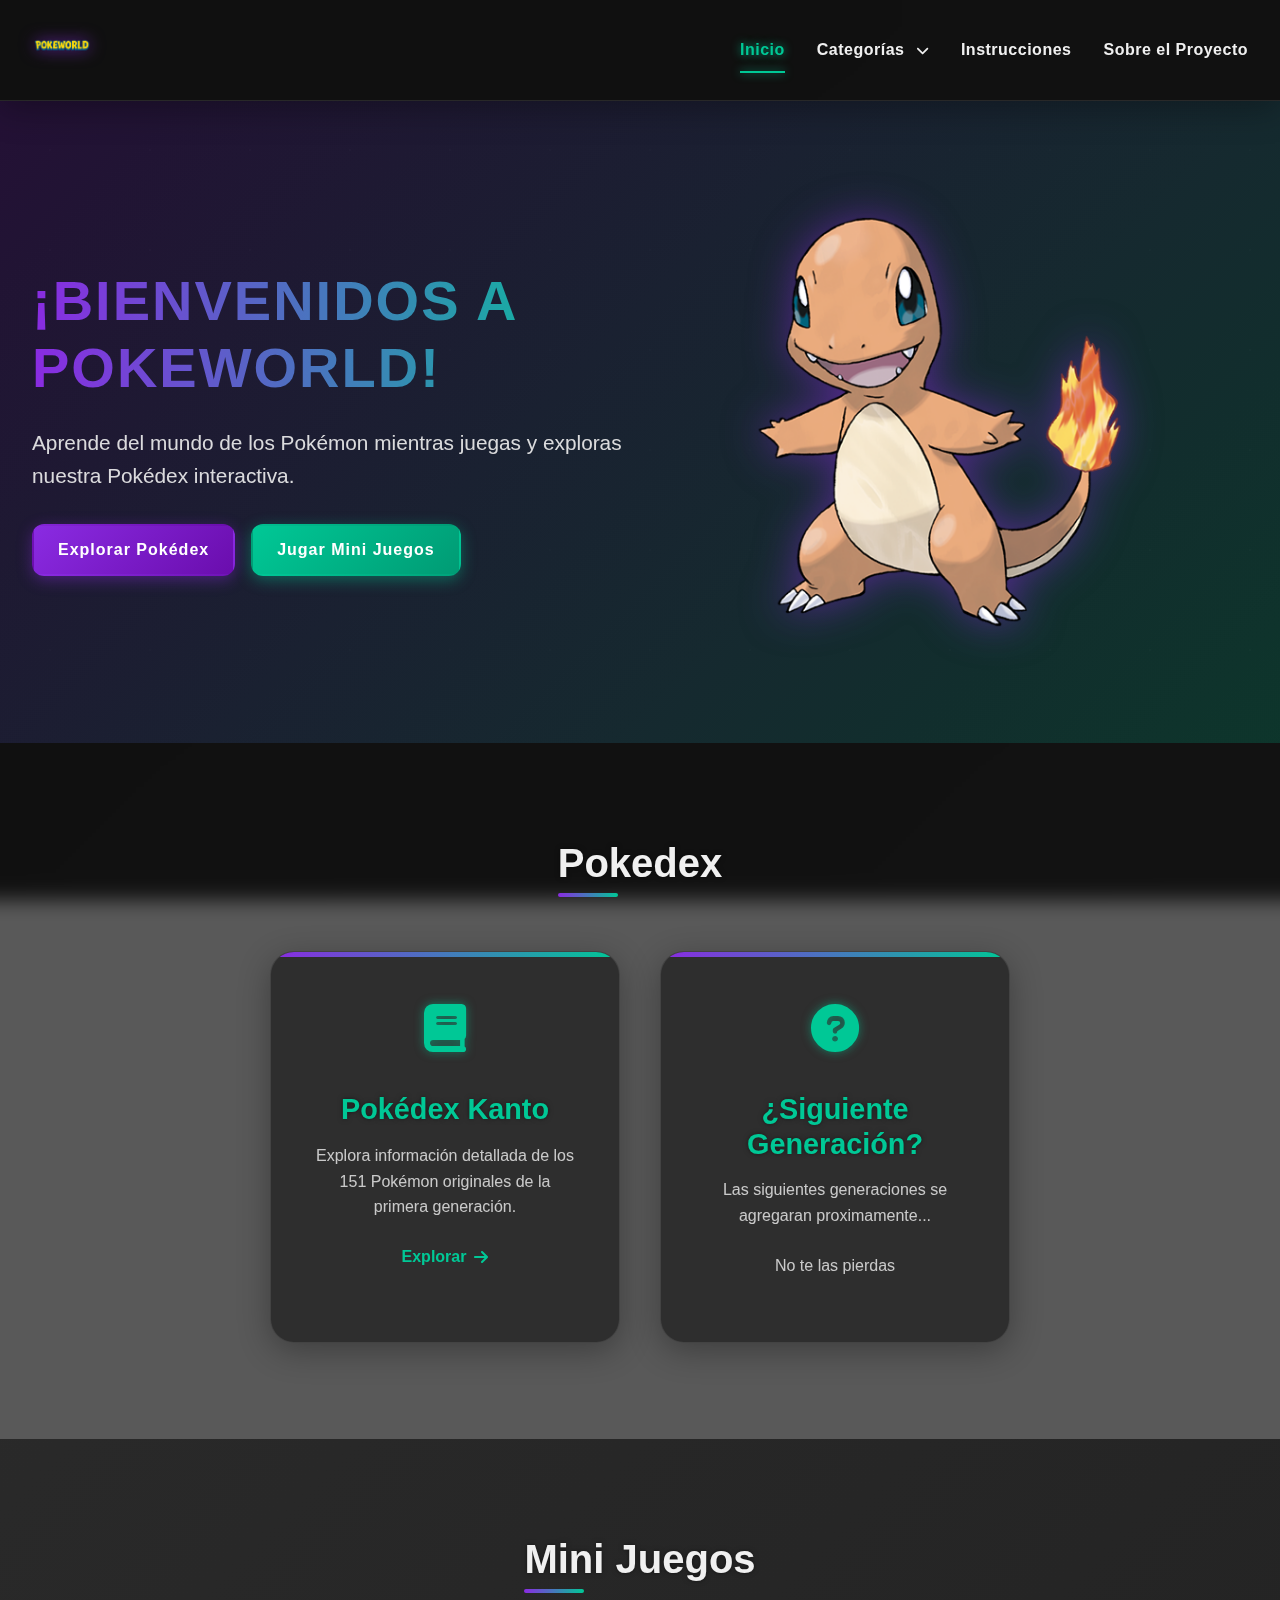
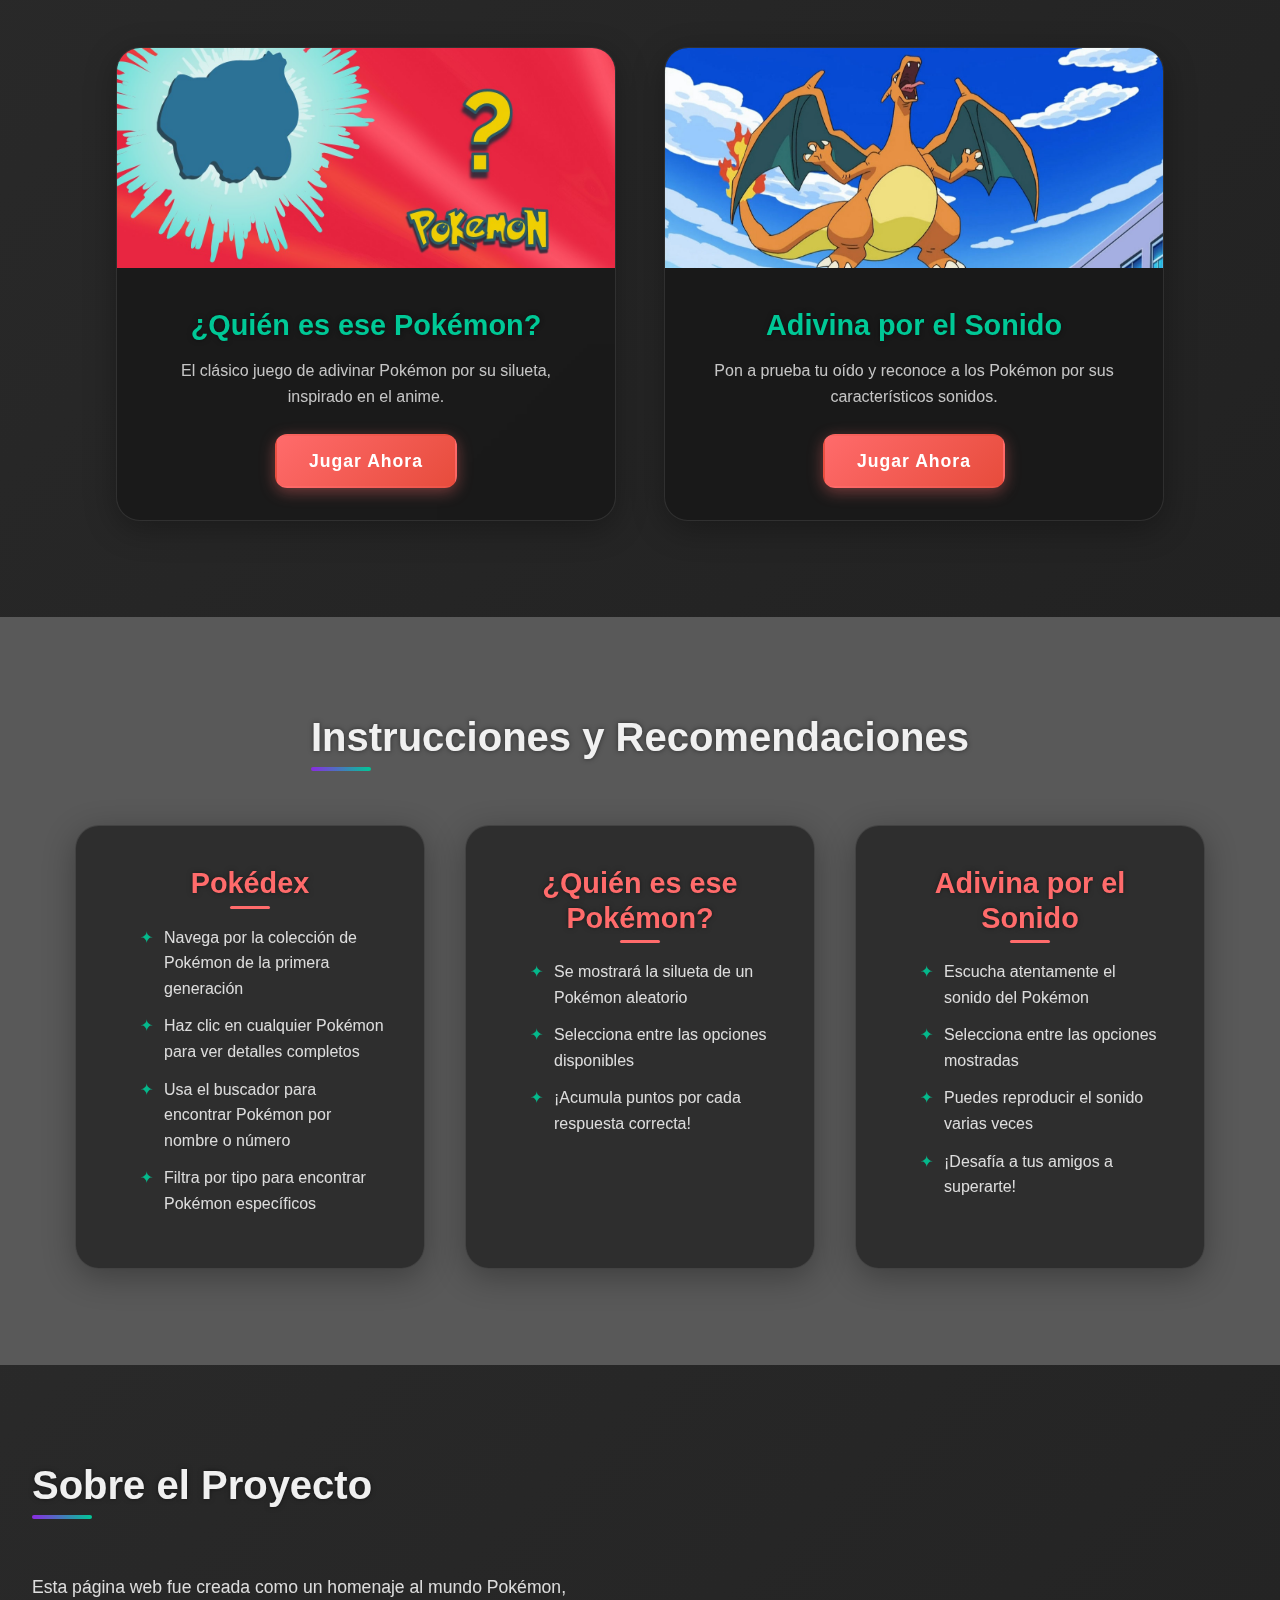
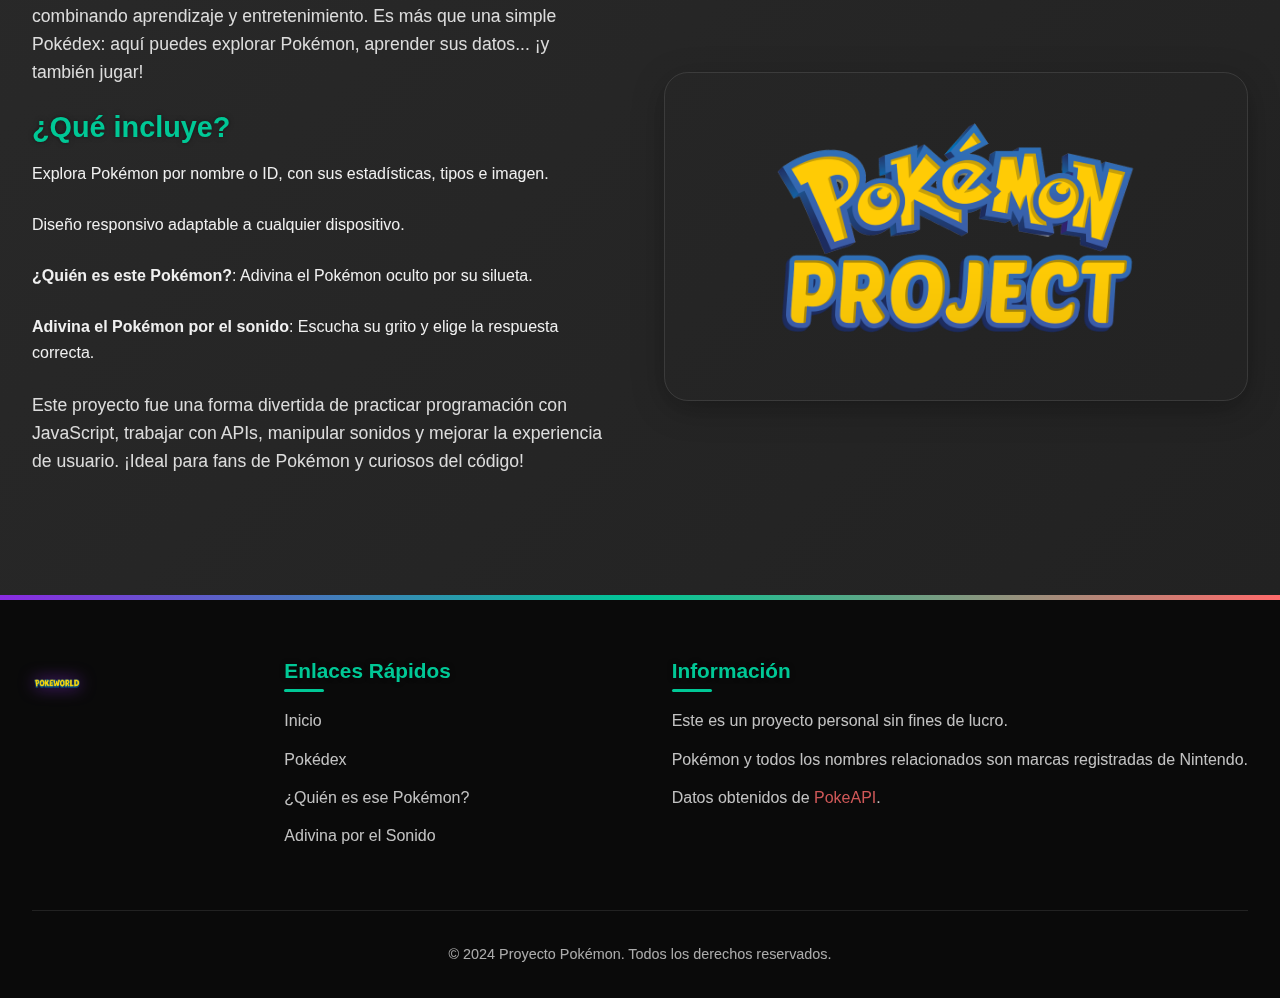
<file: public/index.html>
<!DOCTYPE html>
<html lang="en">
<head>
    <meta charset="UTF-8">
    <meta name="viewport" content="width=device-width, initial-scale=1.0">
    <title>PokeWorld</title>
    <link rel="stylesheet" href="css/style.css">
    <link rel="icon" type="image/x-icon" href="assets/favicon-32x32.png">
    <link rel="stylesheet" href="https://cdnjs.cloudflare.com/ajax/libs/font-awesome/6.0.0-beta3/css/all.min.css">
</head>
<body>
    <header>
        <div class="logo">
            <img src="assets/pokemon-logo_v3.png" alt="Pokémon Logo">
        </div>
        <nav id="main-nav">
            <div class="menu-toggle">
                <i class="fas fa-bars"></i>
            </div>
            <ul class="nav-menu">
                <li><a href="index.html" class="active">Inicio</a></li>
                <li class="dropdown">
                    <a href="#" class="dropdown-toggle">Categorías <i class="fas fa-chevron-down"></i></a>
                    <div class="dropdown-menu">
                        <div class="nested-dropdown">
                            <a href="#" class="nested-dropdown-toggle">Pokédex <i class="fas fa-chevron-right"></i></a>
                            <div class="nested-dropdown-menu">
                                <a href="pokedex.html">Primera Generación</a>
                                <a href="#" class="disabled">Próximamente más generaciones</a>
                            </div>
                        </div>
                        <div class="nested-dropdown">
                            <a href="#" class="nested-dropdown-toggle">Mini Juegos <i class="fas fa-chevron-right"></i></a>
                            <div class="nested-dropdown-menu">
                                <a href="whos-that-pokemon.html">¿Quién es ese Pokémon?</a>
                                <a href="guess-by-sound.html">Adivina el Pokémon por su sonido</a>
                            </div>
                        </div>
                    </div>
                </li>
                <li><a href="#instructions">Instrucciones</a></li>
                <li><a href="#about">Sobre el Proyecto</a></li>
            </ul>
        </nav>
    </header>

    <main>
        <section class="hero">
            <div class="hero-content">
                <h1>¡Bienvenidos a PokeWorld!</h1>
                <p>Aprende del mundo de los Pokémon mientras juegas y exploras nuestra Pokédex interactiva.</p>
                <div class="hero-buttons">
                    <a href="pokedex.html" class="btn btn-primary">Explorar Pokédex</a>
                    <a href="#games" class="btn btn-secondary">Jugar Mini Juegos</a>
                </div>
            </div>
            <div class="hero-image">
                <img src="assets/hero-pokemon.png" alt="Pokémon Starters">
            </div>
        </section>

        <section id="features" class="features">
            <h2>Pokedex</h2>
            <div class="feature-cards">
                <div class="feature-card">
                    <div class="feature-icon">
                        <i class="fas fa-book"></i>
                    </div>
                    <h3>Pokédex Kanto</h3>
                    <p>Explora información detallada de los 151 Pokémon originales de la primera generación.</p>
                    <a href="pokedex.html" class="feature-link">Explorar <i class="fas fa-arrow-right"></i></a>
                </div>
                <div class="feature-card">
                    <div class="feature-icon">
                        <i class="fas fa-question-circle"></i>
                    </div>
                    <h3>¿Siguiente Generación?</h3>
                    <p>Las siguientes generaciones se agregaran proximamente...</p>
                    <p>No te las pierdas</p>
                </div>
            </div>
        </section>

        <section id="games" class="games">
            <h2>Mini Juegos</h2>
            <div class="game-cards">
                <div class="game-card">
                    <img src="assets/Quien-es-ese-pokemon.jpg" alt="¿Quién es ese Pokémon?">
                    <div class="game-info">
                        <h3>¿Quién es ese Pokémon?</h3>
                        <p>El clásico juego de adivinar Pokémon por su silueta, inspirado en el anime.</p>
                        <a href="whos-that-pokemon.html" class="btn btn-game">Jugar Ahora</a>
                    </div>
                </div>
                <div class="game-card">
                    <img src="assets/Sonido-pokemon.jpg" alt="Adivina por el Sonido">
                    <div class="game-info">
                        <h3>Adivina por el Sonido</h3>
                        <p>Pon a prueba tu oído y reconoce a los Pokémon por sus característicos sonidos.</p>
                        <a href="guess-by-sound.html" class="btn btn-game">Jugar Ahora</a>
                    </div>
                </div>
            </div>
        </section>

        <section id="instructions" class="instructions">
            <h2>Instrucciones y Recomendaciones</h2>
            <div class="instruction-cards">
                <div class="instruction-card">
                    <h3>Pokédex</h3>
                    <ul>
                        <li>Navega por la colección de Pokémon de la primera generación</li>
                        <li>Haz clic en cualquier Pokémon para ver detalles completos</li>
                        <li>Usa el buscador para encontrar Pokémon por nombre o número</li>
                        <li>Filtra por tipo para encontrar Pokémon específicos</li>
                    </ul>
                </div>
                <div class="instruction-card">
                    <h3>¿Quién es ese Pokémon?</h3>
                    <ul>
                        <li>Se mostrará la silueta de un Pokémon aleatorio</li>
                        <li>Selecciona entre las opciones disponibles</li>
                        <li>¡Acumula puntos por cada respuesta correcta!</li>
                    </ul>
                </div>
                <div class="instruction-card">
                    <h3>Adivina por el Sonido</h3>
                    <ul>
                        <li>Escucha atentamente el sonido del Pokémon</li>
                        <li>Selecciona entre las opciones mostradas</li>
                        <li>Puedes reproducir el sonido varias veces</li>
                        <li>¡Desafía a tus amigos a superarte!</li>
                    </ul>
                </div>
            </div>
        </section>

        <section id="about" class="about">
            <h2>Sobre el Proyecto</h2>
            <div class="about-content">
                <div class="about-text">
                    <p>
    Esta página web fue creada como un homenaje al mundo Pokémon, combinando aprendizaje y entretenimiento. 
    Es más que una simple Pokédex: aquí puedes explorar Pokémon, aprender sus datos... ¡y también jugar!
    </p>

    <h3>¿Qué incluye?</h3>
    <ul>
    <li>Explora Pokémon por nombre o ID, con sus estadísticas, tipos e imagen.</li>
    <br>
    <li>Diseño responsivo adaptable a cualquier dispositivo.</li>
    <br>
    <li><strong>¿Quién es este Pokémon?</strong>: Adivina el Pokémon oculto por su silueta.</li>
    <br>
    <li><strong>Adivina el Pokémon por el sonido</strong>: Escucha su grito y elige la respuesta correcta.</li>
    </ul>
    <br>
    <p>
    Este proyecto fue una forma divertida de practicar programación con JavaScript, trabajar con APIs, 
    manipular sonidos y mejorar la experiencia de usuario. ¡Ideal para fans de Pokémon y curiosos del código!
    </p>
    
                </div>
                <div class="about-image">
                    <img src="assets/about-image.png" alt="Pokémon Project">
                </div>
            </div>
        </section>
    </main>

    <footer>
        <div class="footer-content">
            <div class="footer-logo">
                <img src="assets/pokemon-logo_v3.png" alt="Pokémon Logo">
            </div>
            <div class="footer-links">
                <h4>Enlaces Rápidos</h4>
                <ul>
                    <li><a href="index.html">Inicio</a></li>
                    <li><a href="pokedex.html">Pokédex</a></li>
                    <li><a href="whos-that-pokemon.html">¿Quién es ese Pokémon?</a></li>
                    <li><a href="guess-by-sound.html">Adivina por el Sonido</a></li>
                </ul>
            </div>
            <div class="footer-info">
                <h4>Información</h4>
                <p>Este es un proyecto personal sin fines de lucro.</p>
                <p>Pokémon y todos los nombres relacionados son marcas registradas de Nintendo.</p>
                <p>Datos obtenidos de <a href="https://pokeapi.co/" target="_blank">PokeAPI</a>.</p>
            </div>
        </div>
        <div class="footer-bottom">
            <p>&copy; 2024 Proyecto Pokémon. Todos los derechos reservados.</p>
        </div>
    </footer>

    <script src="js/main.js"></script>
</body>
</html>
</file>
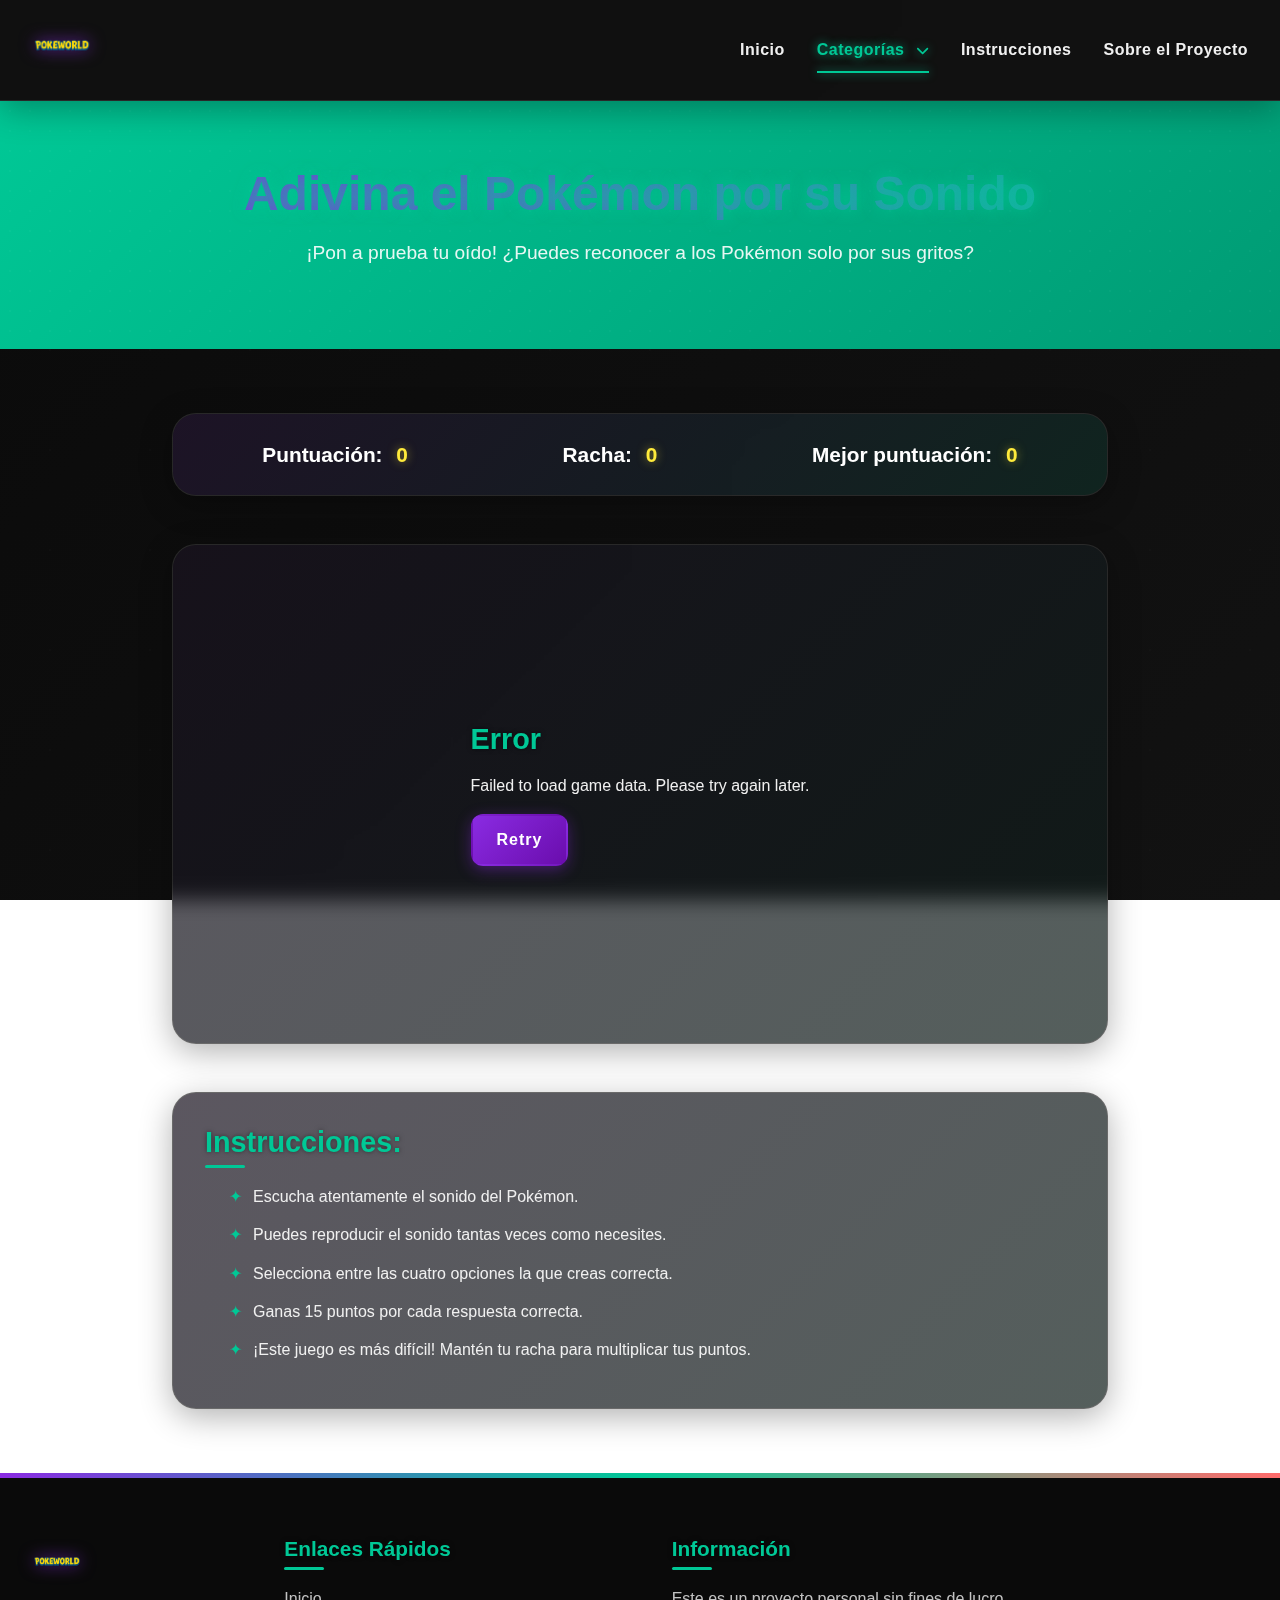
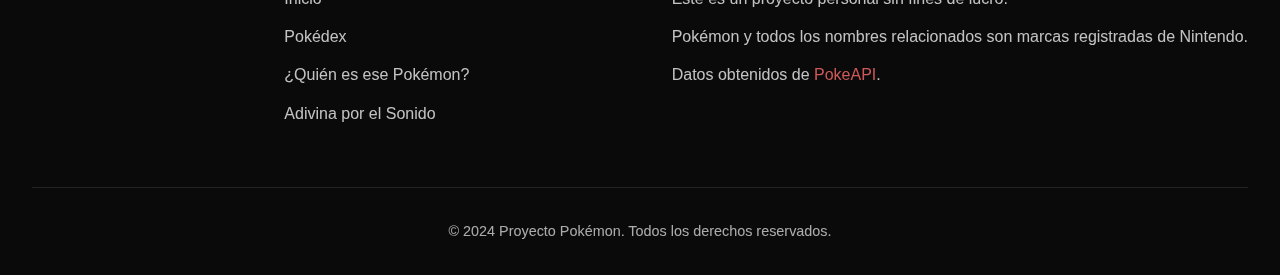
<file: public/guess-by-sound.html>
<!DOCTYPE html>
<html lang="en">
<head>
    <meta charset="UTF-8">
    <meta name="viewport" content="width=device-width, initial-scale=1.0">
    <title>Adivina el Pokémon por su Sonido</title>
    <link rel="stylesheet" href="css/style.css">
    <link rel="icon" type="image/x-icon" href="assets/favicon-32x32.png">
    <link rel="stylesheet" href="css/games.css">
    <link rel="stylesheet" href="https://cdnjs.cloudflare.com/ajax/libs/font-awesome/6.0.0-beta3/css/all.min.css">
</head>
<body>
    <header>
        <div class="logo">
            <img src="assets/pokemon-logo_v3.png" alt="Pokémon Logo">
        </div>
        <nav id="main-nav">
            <div class="menu-toggle">
                <i class="fas fa-bars"></i>
            </div>
            <ul class="nav-menu">
                <li><a href="index.html">Inicio</a></li>
                <li class="dropdown">
                    <a href="#" class="dropdown-toggle active">Categorías <i class="fas fa-chevron-down"></i></a>
                    <div class="dropdown-menu">
                        <div class="nested-dropdown">
                            <a href="#" class="nested-dropdown-toggle">Pokédex <i class="fas fa-chevron-right"></i></a>
                            <div class="nested-dropdown-menu">
                                <a href="pokedex.html">Primera Generación</a>
                                <a href="#" class="disabled">Próximamente más generaciones</a>
                            </div>
                        </div>
                        <div class="nested-dropdown">
                            <a href="#" class="nested-dropdown-toggle active">Mini Juegos <i class="fas fa-chevron-right"></i></a>
                            <div class="nested-dropdown-menu">
                                <a href="whos-that-pokemon.html">¿Quién es ese Pokémon?</a>
                                <a href="guess-by-sound.html" class="active">Adivina el Pokémon por su sonido</a>
                            </div>
                        </div>
                    </div>
                </li>
                <li><a href="index.html#instructions">Instrucciones</a></li>
                <li><a href="index.html#about">Sobre el Proyecto</a></li>
            </ul>
        </nav>
    </header>

    <main>
        <section class="game-header">
            <h1>Adivina el Pokémon por su Sonido</h1>
            <p>¡Pon a prueba tu oído! ¿Puedes reconocer a los Pokémon solo por sus gritos?</p>
        </section>

        <section class="game-container guess-by-sound">
            <div class="game-stats">
                <div class="score">Puntuación: <span id="score">0</span></div>
                <div class="streak">Racha: <span id="streak">0</span></div>
                <div class="high-score">Mejor puntuación: <span id="high-score">0</span></div>
            </div>
            
            <div class="game-area">
                <div id="loading-game" class="loading-game">
                    <div class="spinner"></div>
                    <p>Cargando juego...</p>
                </div>
                
                <div id="game-content" class="game-content" style="display: none;">
                    <div class="sound-container">
                        <button id="play-sound" class="sound-button">
                            <i class="fas fa-volume-up"></i>
                            <span>Reproducir sonido</span>
                        </button>
                        <div class="sound-waves">
                            <div class="wave"></div>
                            <div class="wave"></div>
                            <div class="wave"></div>
                        </div>
                        <p class="sound-hint">Haz clic para escuchar el grito del Pokémon</p>
                        <p class="sound-note"><small>Nota: Es posible que necesites permitir la reproducción automática de audio en tu navegador.</small></p>
                    </div>
                    
                    <div class="options-container">
                        <div id="options" class="options"></div>
                    </div>
                    
                    <div id="result-message" class="result-message"></div>
                    
                    <div class="game-controls">
                        <button id="next-pokemon" class="btn btn-game" disabled>Siguiente Pokémon</button>
                    </div>
                </div>
            </div>
            
            <div class="game-instructions">
                <h3>Instrucciones:</h3>
                <ul>
                    <li>Escucha atentamente el sonido del Pokémon.</li>
                    <li>Puedes reproducir el sonido tantas veces como necesites.</li>
                    <li>Selecciona entre las cuatro opciones la que creas correcta.</li>
                    <li>Ganas 15 puntos por cada respuesta correcta.</li>
                    <li>¡Este juego es más difícil! Mantén tu racha para multiplicar tus puntos.</li>
                </ul>
            </div>
        </section>
        
        <div id="game-over-modal" class="modal">
            <div class="modal-content">
                <h2>¡Fin del juego!</h2>
                <div class="final-score">
                    <p>Puntuación final: <span id="final-score">0</span></p>
                    <p>Mejor racha: <span id="final-streak">0</span></p>
                </div>
                <div class="share-score">
                    <p>¡Comparte tu puntuación!</p>
                </div>
                <button id="play-again" class="btn btn-primary">Jugar de nuevo</button>
            </div>
        </div>
    </main>

    <footer>
        <div class="footer-content">
            <div class="footer-logo">
                <img src="assets/pokemon-logo_v3.png" alt="Pokémon Logo">
            </div>
            <div class="footer-links">
                <h4>Enlaces Rápidos</h4>
                <ul>
                    <li><a href="index.html">Inicio</a></li>
                    <li><a href="pokedex.html">Pokédex</a></li>
                    <li><a href="whos-that-pokemon.html">¿Quién es ese Pokémon?</a></li>
                    <li><a href="guess-by-sound.html">Adivina por el Sonido</a></li>
                </ul>
            </div>
            <div class="footer-info">
                <h4>Información</h4>
                <p>Este es un proyecto personal sin fines de lucro.</p>
                <p>Pokémon y todos los nombres relacionados son marcas registradas de Nintendo.</p>
                <p>Datos obtenidos de <a href="https://pokeapi.co/" target="_blank">PokeAPI</a>.</p>
            </div>
        </div>
        <div class="footer-bottom">
            <p>&copy; 2024 Proyecto Pokémon. Todos los derechos reservados.</p>
        </div>
    </footer>

    <script src="js/main.js"></script>
    <script src="js/guess-by-sound.js"></script>
</body>
</html>
</file>
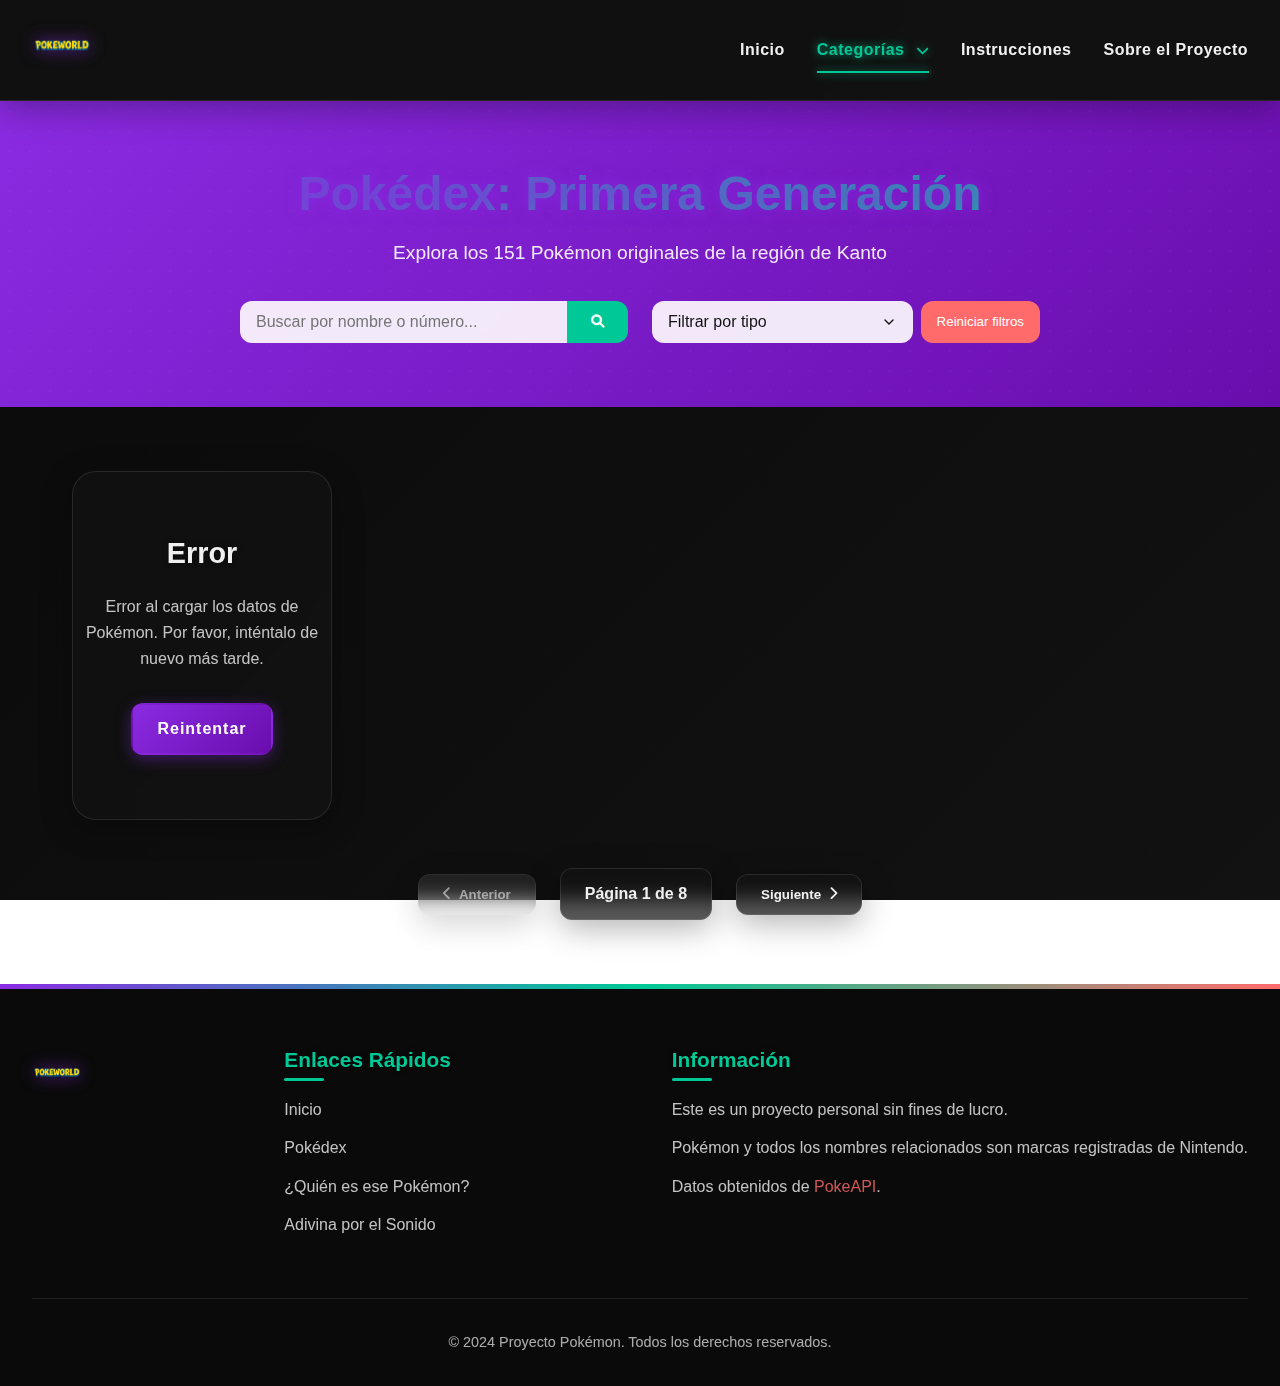
<file: public/pokedex.html>
<!DOCTYPE html>
<html lang="es">
<head>
    <meta charset="UTF-8">
    <meta name="viewport" content="width=device-width, initial-scale=1.0">
    <title>Pokédex - Primera Generación</title>
    <link rel="stylesheet" href="css/style.css">
    <link rel="icon" type="image/x-icon" href="assets/favicon-32x32.png">
    <link rel="stylesheet" href="css/pokedex.css">
    <link rel="stylesheet" href="https://cdnjs.cloudflare.com/ajax/libs/font-awesome/6.0.0-beta3/css/all.min.css">
</head>
<body>
    <header>
        <div class="logo">
            <img src="assets/pokemon-logo_v3.png" alt="Pokémon Logo">
        </div>
        <nav id="main-nav">
            <div class="menu-toggle">
                <i class="fas fa-bars"></i>
            </div>
            <ul class="nav-menu">
                <li><a href="index.html">Inicio</a></li>
                <li class="dropdown">
                    <a href="#" class="dropdown-toggle active">Categorías <i class="fas fa-chevron-down"></i></a>
                    <div class="dropdown-menu">
                        <div class="nested-dropdown">
                            <a href="#" class="nested-dropdown-toggle active">Pokédex <i class="fas fa-chevron-right"></i></a>
                            <div class="nested-dropdown-menu">
                                <a href="pokedex.html" class="active">Primera Generación</a>
                                <a href="#" class="disabled">Próximamente más generaciones</a>
                            </div>
                        </div>
                        <div class="nested-dropdown">
                            <a href="#" class="nested-dropdown-toggle">Mini Juegos <i class="fas fa-chevron-right"></i></a>
                            <div class="nested-dropdown-menu">
                                <a href="whos-that-pokemon.html">¿Quién es ese Pokémon?</a>
                                <a href="guess-by-sound.html">Adivina el Pokémon por su sonido</a>
                            </div>
                        </div>
                    </div>
                </li>
                <li><a href="index.html#instructions">Instrucciones</a></li>
                <li><a href="index.html#about">Sobre el Proyecto</a></li>
            </ul>
        </nav>
    </header>

    <main>
        <section class="pokedex-header">
            <h1>Pokédex: Primera Generación</h1>
            <p>Explora los 151 Pokémon originales de la región de Kanto</p>
            
            <div class="pokedex-controls">
                <div class="search-container">
                    <input type="text" id="pokemon-search" placeholder="Buscar por nombre o número...">
                    <button id="search-btn"><i class="fas fa-search"></i></button>
                </div>
                
                <div class="filter-container">
                    <select id="type-filter">
                        <option value="">Filtrar por tipo</option>
                        <option value="normal">Normal</option>
                        <option value="fire">Fuego</option>
                        <option value="water">Agua</option>
                        <option value="electric">Eléctrico</option>
                        <option value="grass">Planta</option>
                        <option value="ice">Hielo</option>
                        <option value="fighting">Lucha</option>
                        <option value="poison">Veneno</option>
                        <option value="ground">Tierra</option>
                        <option value="flying">Volador</option>
                        <option value="psychic">Psíquico</option>
                        <option value="bug">Bicho</option>
                        <option value="rock">Roca</option>
                        <option value="ghost">Fantasma</option>
                        <option value="dragon">Dragón</option>
                        <option value="dark">Siniestro</option>
                        <option value="steel">Acero</option>
                        <option value="fairy">Hada</option>
                    </select>
                    <button id="reset-filters">Reiniciar filtros</button>
                </div>
            </div>
        </section>

        <section class="pokedex-container">
            <div id="loading-spinner">
                <div class="spinner"></div>
                <p>Cargando Pokémon...</p>
            </div>
            
            <div id="pokemon-grid" class="pokemon-grid"></div>
            
            <div class="pagination">
                <button id="prev-page" disabled><i class="fas fa-chevron-left"></i> Anterior</button>
                <span id="page-info">Página 1 de 8</span>
                <button id="next-page">Siguiente <i class="fas fa-chevron-right"></i></button>
            </div>
        </section>
        
        <div id="pokemon-modal" class="modal">
            <div class="modal-content">
                <span class="close-modal">&times;</span>
                <div id="pokemon-detail"></div>
            </div>
        </div>
    </main>

    <footer>
        <div class="footer-content">
            <div class="footer-logo">
                <img src="assets/pokemon-logo_v3.png" alt="Pokémon Logo">
            </div>
            <div class="footer-links">
                <h4>Enlaces Rápidos</h4>
                <ul>
                    <li><a href="index.html">Inicio</a></li>
                    <li><a href="pokedex.html">Pokédex</a></li>
                    <li><a href="whos-that-pokemon.html">¿Quién es ese Pokémon?</a></li>
                    <li><a href="guess-by-sound.html">Adivina por el Sonido</a></li>
                </ul>
            </div>
            <div class="footer-info">
                <h4>Información</h4>
                <p>Este es un proyecto personal sin fines de lucro.</p>
                <p>Pokémon y todos los nombres relacionados son marcas registradas de Nintendo.</p>
                <p>Datos obtenidos de <a href="https://pokeapi.co/" target="_blank">PokeAPI</a>.</p>
            </div>
        </div>
        <div class="footer-bottom">
            <p>&copy; 2024 Proyecto Pokémon. Todos los derechos reservados.</p>
        </div>
    </footer>

    <script src="js/main.js"></script>
    <script src="js/pokedex.js"></script>
</body>
</html>
</file>
<file: public/css/style.css>
/* Base Styles and Variables */
:root {
  --primary-color: #8a2be2; /* Púrpura brillante */
  --secondary-color: #00c896; /* Verde turquesa */
  --accent-color: #ff6b6b; /* Coral */
  --dark-color: #121212; /* Casi negro */
  --darker-color: #0a0a0a; /* Negro profundo */
  --light-color: #f0f0f0; /* Blanco hueso */
  --gray-color: #9e9e9e; /* Gris medio */
  --glass-bg: rgba(18, 18, 18, 0.7); /* Fondo de vidrio oscuro */
  --glass-border: rgba(255, 255, 255, 0.1); /* Borde de vidrio */
  --glass-shadow: 0 8px 32px rgba(0, 0, 0, 0.3); /* Sombra de vidrio */
  --neon-glow: 0 0 10px rgba(138, 43, 226, 0.8), 0 0 20px rgba(138, 43, 226, 0.5); /* Brillo neón */
  --success-color: #00e676; /* Verde brillante */
  --error-color: #ff5252; /* Rojo brillante */
  --warning-color: #ffeb3b; /* Amarillo brillante */
  --info-color: #40c4ff; /* Azul brillante */

  --font-primary: "Exo 2", sans-serif;
  --font-secondary: "Quicksand", sans-serif;

  --transition-speed: 0.3s;
  --border-radius: 12px;
  --border-radius-lg: 24px;
  --box-shadow: 0 10px 30px rgba(0, 0, 0, 0.5);
}

/* Import Google Fonts */
@import url("https://fonts.googleapis.com/css2?family=Exo+2:wght@300;400;600;700&family=Quicksand:wght@300;400;500;600;700&display=swap");

/* Reset and Base Styles */
* {
  margin: 0;
  padding: 0;
  box-sizing: border-box;
}

html {
  scroll-behavior: smooth;
}

body {
  font-family: var(--font-primary);
  line-height: 1.6;
  color: var(--light-color);
  background: linear-gradient(135deg, var(--darker-color) 0%, var(--dark-color) 100%);
  background-attachment: fixed;
  overflow-x: hidden;
  position: relative;
}

body::before {
  content: "";
  position: fixed;
  top: 0;
  left: 0;
  width: 100%;
  height: 100%;
  background: url('data:image/svg+xml;utf8,<svg xmlns="http://www.w3.org/2000/svg" width="100" height="100" viewBox="0 0 100 100"><circle cx="50" cy="50" r="1" fill="%23ffffff10"/></svg>');
  opacity: 0.3;
  z-index: -1;
  pointer-events: none;
}

a {
  text-decoration: none;
  color: var(--secondary-color);
  transition: all var(--transition-speed);
  position: relative;
}

a:hover {
  color: var(--primary-color);
  text-shadow: var(--neon-glow);
}

a::after {
  content: "";
  position: absolute;
  width: 0;
  height: 2px;
  bottom: -2px;
  left: 0;
  background: linear-gradient(90deg, var(--primary-color), var(--secondary-color));
  transition: width var(--transition-speed);
}

a:hover::after {
  width: 100%;
}

ul {
  list-style: none;
}

img {
  max-width: 100%;
  height: auto;
}

button {
  cursor: pointer;
  font-family: var(--font-primary);
}

/* Typography */
h1,
h2,
h3,
h4,
h5,
h6 {
  font-weight: 700;
  line-height: 1.2;
  margin-bottom: 1rem;
  color: var(--light-color);
  text-shadow: 0 0 5px rgba(0, 0, 0, 0.5);
}

h1 {
  font-size: 3rem;
  background: linear-gradient(90deg, var(--primary-color), var(--secondary-color));
  -webkit-background-clip: text;
  -webkit-text-fill-color: transparent;
  text-shadow: none;
}

h2 {
  font-size: 2.5rem;
  position: relative;
  display: inline-block;
}

h2::after {
  content: "";
  position: absolute;
  bottom: -10px;
  left: 0;
  width: 60px;
  height: 4px;
  background: linear-gradient(90deg, var(--primary-color), var(--secondary-color));
  border-radius: 2px;
}

h3 {
  font-size: 1.8rem;
  color: var(--secondary-color);
}

p {
  margin-bottom: 1rem;
  font-family: var(--font-secondary);
  font-weight: 400;
}

/* Container */
.container {
  width: 100%;
  max-width: 1200px;
  margin: 0 auto;
  padding: 0 1rem;
}

/* Header and Navigation */
header {
  background: var(--glass-bg);
  backdrop-filter: blur(10px);
  -webkit-backdrop-filter: blur(10px);
  border-bottom: 1px solid var(--glass-border);
  box-shadow: var(--glass-shadow);
  position: sticky;
  top: 0;
  z-index: 1000;
  display: flex;
  justify-content: space-between;
  align-items: center;
  padding: 1rem 2rem;
}

.logo img {
  height: 60px;
  filter: drop-shadow(0 0 8px rgba(138, 43, 226, 0.6));
  transition: transform var(--transition-speed);
}

.logo img:hover {
  transform: scale(1.05) rotate(-5deg);
}

/* Navegación principal */
.nav-menu {
  display: flex;
  align-items: center;
}

.nav-menu > li {
  position: relative;
  margin-left: 2rem;
}

.nav-menu a {
  color: var(--light-color);
  font-weight: 600;
  padding: 0.5rem 0;
  display: block;
  transition: all var(--transition-speed);
  letter-spacing: 0.5px;
}

.nav-menu a:hover,
.nav-menu a.active {
  color: var(--secondary-color);
  text-shadow: 0 0 10px rgba(0, 200, 150, 0.8);
}

.nav-menu a.active::after {
  width: 100%;
  background: var(--secondary-color);
  box-shadow: 0 0 10px rgba(0, 200, 150, 0.8);
}

/* Estilos para los toggles de menús desplegables */
.dropdown-toggle,
.nested-dropdown-toggle {
  display: flex;
  align-items: center;
  justify-content: space-between;
}

.dropdown-toggle i,
.nested-dropdown-toggle i {
  margin-left: 0.5rem;
  font-size: 0.8rem;
  transition: transform var(--transition-speed);
}

/* Menús desplegables - Nuevo enfoque */
.dropdown {
  position: relative;
}

.dropdown-menu {
  position: absolute;
  top: 100%;
  left: 0;
  background: var(--glass-bg);
  backdrop-filter: blur(10px);
  -webkit-backdrop-filter: blur(10px);
  border: 1px solid var(--glass-border);
  box-shadow: var(--glass-shadow);
  border-radius: var(--border-radius);
  min-width: 220px;
  z-index: 100;
  display: none;
  padding: 0.5rem 0;
}

.dropdown:hover .dropdown-menu {
  display: block;
}

.dropdown-menu a {
  padding: 0.75rem 1rem;
  border-bottom: 1px solid var(--glass-border);
  width: 100%;
}

.dropdown-menu a:last-child {
  border-bottom: none;
}

.dropdown-menu a:hover {
  background: rgba(138, 43, 226, 0.2);
}

/* Submenús anidados */
.nested-dropdown {
  position: relative;
}

.nested-dropdown-menu {
  position: absolute;
  top: 0;
  left: 100%;
  background: var(--glass-bg);
  backdrop-filter: blur(10px);
  -webkit-backdrop-filter: blur(10px);
  border: 1px solid var(--glass-border);
  box-shadow: var(--glass-shadow);
  border-radius: var(--border-radius);
  min-width: 220px;
  z-index: 101;
  display: none;
  padding: 0.5rem 0;
}

.nested-dropdown:hover .nested-dropdown-menu {
  display: block;
}

.nested-dropdown-menu a {
  padding: 0.75rem 1rem;
  border-bottom: 1px solid var(--glass-border);
  width: 100%;
}

.nested-dropdown-menu a:last-child {
  border-bottom: none;
}

.nested-dropdown-menu a:hover {
  background: rgba(138, 43, 226, 0.2);
}

/* Menú móvil */
.menu-toggle {
  display: none;
  font-size: 1.5rem;
  cursor: pointer;
  color: var(--light-color);
  transition: color var(--transition-speed);
}

.menu-toggle:hover {
  color: var(--secondary-color);
  text-shadow: 0 0 10px rgba(0, 200, 150, 0.8);
}

a.disabled {
  color: var(--gray-color);
  cursor: not-allowed;
  pointer-events: none;
  opacity: 0.6;
}

/* Buttons */
.btn {
  display: inline-block;
  font-weight: 600;
  text-align: center;
  white-space: nowrap;
  vertical-align: middle;
  user-select: none;
  border: 2px solid transparent;
  padding: 0.75rem 1.5rem;
  font-size: 1rem;
  line-height: 1.5;
  border-radius: var(--border-radius);
  transition: all var(--transition-speed);
  cursor: pointer;
  position: relative;
  overflow: hidden;
  z-index: 1;
  letter-spacing: 1px;
}

.btn::before {
  content: "";
  position: absolute;
  top: 0;
  left: 0;
  width: 0;
  height: 100%;
  background: rgba(255, 255, 255, 0.1);
  transition: width 0.5s ease;
  z-index: -1;
}

.btn:hover::before {
  width: 100%;
}

.btn-primary {
  background: linear-gradient(135deg, var(--primary-color), #6a0dad);
  color: white;
  box-shadow: 0 4px 15px rgba(138, 43, 226, 0.4);
}

.btn-primary:hover {
  transform: translateY(-3px);
  box-shadow: 0 8px 20px rgba(138, 43, 226, 0.6);
}

.btn-secondary {
  background: linear-gradient(135deg, var(--secondary-color), #009b74);
  color: white;
  box-shadow: 0 4px 15px rgba(0, 200, 150, 0.4);
}

.btn-secondary:hover {
  transform: translateY(-3px);
  box-shadow: 0 8px 20px rgba(0, 200, 150, 0.6);
}

.btn-game {
  background: linear-gradient(135deg, var(--accent-color), #e74c3c);
  color: white;
  font-size: 1.1rem;
  padding: 0.75rem 2rem;
  box-shadow: 0 4px 15px rgba(255, 107, 107, 0.4);
}

.btn-game:hover {
  transform: translateY(-3px);
  box-shadow: 0 8px 20px rgba(255, 107, 107, 0.6);
}

.btn-game:disabled {
  background: linear-gradient(135deg, #9e9e9e, #757575);
  cursor: not-allowed;
  transform: none;
  box-shadow: 0 4px 15px rgba(158, 158, 158, 0.4);
}

.btn-social {
  padding: 0.5rem 1rem;
  margin: 0 0.5rem;
}

.twitter {
  background: linear-gradient(135deg, #1da1f2, #0d8ecf);
  color: white;
  box-shadow: 0 4px 15px rgba(29, 161, 242, 0.4);
}

.twitter:hover {
  box-shadow: 0 8px 20px rgba(29, 161, 242, 0.6);
}

.facebook {
  background: linear-gradient(135deg, #4267b2, #29487d);
  color: white;
  box-shadow: 0 4px 15px rgba(66, 103, 178, 0.4);
}

.facebook:hover {
  box-shadow: 0 8px 20px rgba(66, 103, 178, 0.6);
}

/* Hero Section */
.hero {
  display: flex;
  align-items: center;
  justify-content: space-between;
  padding: 6rem 2rem;
  position: relative;
  overflow: hidden;
}

.hero::before {
  content: "";
  position: absolute;
  top: 0;
  left: 0;
  width: 100%;
  height: 100%;
  background: linear-gradient(135deg, rgba(138, 43, 226, 0.2), rgba(0, 200, 150, 0.2));
  z-index: -1;
}

.hero-content {
  flex: 1;
  max-width: 600px;
  position: relative;
  z-index: 2;
}

.hero-content h1 {
  font-size: 3.5rem;
  margin-bottom: 1.5rem;
  text-transform: uppercase;
  letter-spacing: 2px;
  animation: fadeInUp 1s ease;
}

.hero-content p {
  font-size: 1.3rem;
  margin-bottom: 2rem;
  color: var(--light-color);
  opacity: 0.9;
  animation: fadeInUp 1s ease 0.2s both;
}

.hero-buttons {
  display: flex;
  gap: 1rem;
  animation: fadeInUp 1s ease 0.4s both;
}

.hero-image {
  flex: 1;
  display: flex;
  justify-content: center;
  align-items: center;
  position: relative;
  z-index: 1;
  animation: fadeIn 1.5s ease;
}

.hero-image img {
  max-width: 100%;
  max-height: 450px;
  filter: drop-shadow(0 0 20px rgba(138, 43, 226, 0.5));
  animation: floatAnimation 5s ease-in-out infinite;
}

@keyframes floatAnimation {
  0% {
    transform: translateY(0px) rotate(0deg);
  }
  50% {
    transform: translateY(-20px) rotate(2deg);
  }
  100% {
    transform: translateY(0px) rotate(0deg);
  }
}

@keyframes fadeInUp {
  from {
    opacity: 0;
    transform: translateY(30px);
  }
  to {
    opacity: 1;
    transform: translateY(0);
  }
}

@keyframes fadeIn {
  from {
    opacity: 0;
  }
  to {
    opacity: 1;
  }
}

/* Features Section */
.features {
  padding: 6rem 2rem;
  text-align: center;
  position: relative;
}

.features::before {
  content: "";
  position: absolute;
  top: 0;
  left: 0;
  width: 100%;
  height: 100%;
  background: var(--glass-bg);
  backdrop-filter: blur(10px);
  -webkit-backdrop-filter: blur(10px);
  z-index: -1;
}

.features h2 {
  margin-bottom: 4rem;
  display: inline-block;
}

.feature-cards {
  display: flex;
  flex-wrap: wrap;
  justify-content: center;
  gap: 2.5rem;
}

.feature-card {
  background: rgba(18, 18, 18, 0.6);
  border: 1px solid var(--glass-border);
  border-radius: var(--border-radius-lg);
  box-shadow: var(--glass-shadow);
  backdrop-filter: blur(10px);
  -webkit-backdrop-filter: blur(10px);
  padding: 2.5rem;
  flex: 1;
  min-width: 300px;
  max-width: 350px;
  transition: all var(--transition-speed);
  position: relative;
  overflow: hidden;
}

.feature-card::before {
  content: "";
  position: absolute;
  top: 0;
  left: 0;
  width: 100%;
  height: 5px;
  background: linear-gradient(90deg, var(--primary-color), var(--secondary-color));
}

.feature-card:hover {
  transform: translateY(-15px);
  box-shadow: 0 15px 30px rgba(0, 0, 0, 0.6);
}

.feature-icon {
  font-size: 3rem;
  color: var(--secondary-color);
  margin-bottom: 1.5rem;
  text-shadow: 0 0 10px rgba(0, 200, 150, 0.5);
  transition: all var(--transition-speed);
}

.feature-card:hover .feature-icon {
  transform: scale(1.2);
  color: var(--primary-color);
  text-shadow: 0 0 15px rgba(138, 43, 226, 0.7);
}

.feature-card h3 {
  margin-bottom: 1rem;
  transition: all var(--transition-speed);
}

.feature-card:hover h3 {
  color: var(--primary-color);
}

.feature-card p {
  color: var(--light-color);
  opacity: 0.8;
  margin-bottom: 1.5rem;
}

.feature-link {
  display: inline-flex;
  align-items: center;
  font-weight: 600;
  color: var(--secondary-color);
  position: relative;
}

.feature-link i {
  margin-left: 0.5rem;
  transition: transform var(--transition-speed);
}

.feature-link:hover i {
  transform: translateX(8px);
}

/* Games Section */
.games {
  padding: 6rem 2rem;
  text-align: center;
  background: linear-gradient(135deg, rgba(18, 18, 18, 0.9), rgba(10, 10, 10, 0.9));
  position: relative;
}

.games::before {
  content: "";
  position: absolute;
  top: 0;
  left: 0;
  width: 100%;
  height: 100%;
  background: url('data:image/svg+xml;utf8,<svg xmlns="http://www.w3.org/2000/svg" width="100" height="100" viewBox="0 0 100 100"><circle cx="50" cy="50" r="1" fill="%23ffffff10"/></svg>');
  opacity: 0.2;
  z-index: -1;
}

.games h2 {
  margin-bottom: 4rem;
  display: inline-block;
}

.game-cards {
  display: flex;
  flex-wrap: wrap;
  justify-content: center;
  gap: 3rem;
}

.game-card {
  background: rgba(18, 18, 18, 0.6);
  border: 1px solid var(--glass-border);
  border-radius: var(--border-radius-lg);
  box-shadow: var(--glass-shadow);
  backdrop-filter: blur(10px);
  -webkit-backdrop-filter: blur(10px);
  overflow: hidden;
  flex: 1;
  min-width: 300px;
  max-width: 500px;
  transition: all var(--transition-speed);
  position: relative;
}

.game-card::after {
  content: "";
  position: absolute;
  top: 0;
  left: 0;
  width: 100%;
  height: 100%;
  background: linear-gradient(135deg, rgba(138, 43, 226, 0.2), rgba(0, 200, 150, 0.2));
  opacity: 0;
  transition: opacity var(--transition-speed);
  z-index: 1;
  pointer-events: none;
}

.game-card:hover {
  transform: translateY(-15px) scale(1.03);
  box-shadow: 0 20px 40px rgba(0, 0, 0, 0.7);
}

.game-card:hover::after {
  opacity: 1;
}

.game-card img {
  width: 100%;
  height: 220px;
  object-fit: cover;
  transition: transform var(--transition-speed);
}

.game-card:hover img {
  transform: scale(1.1);
}

.game-info {
  padding: 2rem;
  position: relative;
  z-index: 2;
}

.game-info h3 {
  margin-bottom: 1rem;
  transition: all var(--transition-speed);
}

.game-card:hover .game-info h3 {
  color: var(--primary-color);
}

.game-info p {
  color: var(--light-color);
  opacity: 0.8;
  margin-bottom: 1.5rem;
}

/* Instructions Section */
.instructions {
  padding: 6rem 2rem;
  text-align: center;
  position: relative;
}

.instructions::before {
  content: "";
  position: absolute;
  top: 0;
  left: 0;
  width: 100%;
  height: 100%;
  background: var(--glass-bg);
  backdrop-filter: blur(10px);
  -webkit-backdrop-filter: blur(10px);
  z-index: -1;
}

.instructions h2 {
  margin-bottom: 4rem;
  display: inline-block;
}

.instruction-cards {
  display: flex;
  flex-wrap: wrap;
  justify-content: center;
  gap: 2.5rem;
}

.instruction-card {
  background: rgba(18, 18, 18, 0.6);
  border: 1px solid var(--glass-border);
  border-radius: var(--border-radius-lg);
  box-shadow: var(--glass-shadow);
  backdrop-filter: blur(10px);
  -webkit-backdrop-filter: blur(10px);
  padding: 2.5rem;
  flex: 1;
  min-width: 300px;
  max-width: 350px;
  transition: all var(--transition-speed);
  position: relative;
}

.instruction-card::before {
  content: "";
  position: absolute;
  bottom: 0;
  left: 0;
  width: 100%;
  height: 5px;
  background: linear-gradient(90deg, var(--secondary-color), var(--primary-color));
  transform: scaleX(0);
  transform-origin: left;
  transition: transform var(--transition-speed);
}

.instruction-card:hover::before {
  transform: scaleX(1);
}

.instruction-card:hover {
  transform: translateY(-10px);
  box-shadow: 0 15px 30px rgba(0, 0, 0, 0.6);
}

.instruction-card h3 {
  color: var(--accent-color);
  margin-bottom: 1.5rem;
  position: relative;
  display: inline-block;
}

.instruction-card h3::after {
  content: "";
  position: absolute;
  bottom: -8px;
  left: 50%;
  transform: translateX(-50%);
  width: 40px;
  height: 3px;
  background: var(--accent-color);
  border-radius: 2px;
}

.instruction-card ul {
  text-align: left;
  padding-left: 1.5rem;
  list-style-type: none;
}

.instruction-card li {
  margin-bottom: 0.75rem;
  color: var(--light-color);
  opacity: 0.9;
  position: relative;
  padding-left: 1.5rem;
}

.instruction-card li::before {
  content: "✦";
  position: absolute;
  left: 0;
  color: var(--secondary-color);
}

/* About Section */
.about {
  padding: 6rem 2rem;
  background: linear-gradient(135deg, rgba(18, 18, 18, 0.9), rgba(10, 10, 10, 0.9));
  position: relative;
}

.about::before {
  content: "";
  position: absolute;
  top: 0;
  left: 0;
  width: 100%;
  height: 100%;
  background: url('data:image/svg+xml;utf8,<svg xmlns="http://www.w3.org/2000/svg" width="100" height="100" viewBox="0 0 100 100"><circle cx="50" cy="50" r="1" fill="%23ffffff10"/></svg>');
  opacity: 0.2;
  z-index: -1;
}

.about h2 {
  text-align: center;
  margin-bottom: 4rem;
  display: inline-block;
}

.about-content {
  display: flex;
  flex-wrap: wrap;
  align-items: center;
  gap: 3rem;
}

.about-text {
  flex: 1;
  min-width: 300px;
}

.about-text p {
  color: var(--light-color);
  opacity: 0.9;
  font-size: 1.1rem;
  margin-bottom: 1.5rem;
}

.about-image {
  flex: 1;
  min-width: 300px;
  display: flex;
  justify-content: center;
}

.about-image img {
  max-width: 100%;
  border-radius: var(--border-radius-lg);
  box-shadow: var(--glass-shadow);
  transition: all var(--transition-speed);
  border: 1px solid var(--glass-border);
}

.about-image:hover img {
  transform: scale(1.03) rotate(1deg);
  box-shadow: 0 20px 40px rgba(0, 0, 0, 0.7);
}

/* Footer */
footer {
  background: var(--darker-color);
  color: var(--light-color);
  padding: 4rem 2rem 1rem;
  position: relative;
  overflow: hidden;
}

footer::before {
  content: "";
  position: absolute;
  top: 0;
  left: 0;
  width: 100%;
  height: 5px;
  background: linear-gradient(90deg, var(--primary-color), var(--secondary-color), var(--accent-color));
}

.footer-content {
  display: flex;
  flex-wrap: wrap;
  justify-content: space-between;
  gap: 3rem;
  margin-bottom: 3rem;
  position: relative;
  z-index: 2;
}

.footer-logo img {
  height: 50px;
  margin-bottom: 1.5rem;
  filter: drop-shadow(0 0 8px rgba(138, 43, 226, 0.6));
}

.footer-links h4,
.footer-info h4 {
  color: var(--secondary-color);
  margin-bottom: 1.5rem;
  font-size: 1.3rem;
  position: relative;
  display: inline-block;
}

.footer-links h4::after,
.footer-info h4::after {
  content: "";
  position: absolute;
  bottom: -8px;
  left: 0;
  width: 40px;
  height: 3px;
  background: var(--secondary-color);
  border-radius: 2px;
}

.footer-links ul li {
  margin-bottom: 0.8rem;
}

.footer-links a {
  color: var(--light-color);
  opacity: 0.8;
  transition: all var(--transition-speed);
  font-family: var(--font-secondary);
}

.footer-links a:hover {
  color: var(--secondary-color);
  opacity: 1;
  text-shadow: 0 0 10px rgba(0, 200, 150, 0.5);
}

.footer-info p {
  color: var(--light-color);
  opacity: 0.8;
  margin-bottom: 0.8rem;
  font-family: var(--font-secondary);
}

.footer-info a {
  color: var(--accent-color);
}

.footer-info a:hover {
  color: var(--accent-color);
  text-shadow: 0 0 10px rgba(255, 107, 107, 0.5);
}

.footer-bottom {
  text-align: center;
  padding-top: 2rem;
  border-top: 1px solid rgba(255, 255, 255, 0.1);
  position: relative;
  z-index: 2;
}

.footer-bottom p {
  opacity: 0.7;
  font-size: 0.9rem;
}

/* Modal */
.modal {
  display: none;
  position: fixed;
  z-index: 2000;
  left: 0;
  top: 0;
  width: 100%;
  height: 100%;
  overflow: auto;
  background-color: rgba(0, 0, 0, 0.8);
  backdrop-filter: blur(5px);
  -webkit-backdrop-filter: blur(5px);
}

.modal-content {
  background: var(--glass-bg);
  backdrop-filter: blur(10px);
  -webkit-backdrop-filter: blur(10px);
  border: 1px solid var(--glass-border);
  margin: 10% auto;
  padding: 2.5rem;
  border-radius: var(--border-radius-lg);
  max-width: 700px;
  position: relative;
  animation: modalFadeIn 0.5s ease;
  box-shadow: var(--glass-shadow);
}

@keyframes modalFadeIn {
  from {
    opacity: 0;
    transform: translateY(-70px) scale(0.9);
  }
  to {
    opacity: 1;
    transform: translateY(0) scale(1);
  }
}

.close-modal {
  position: absolute;
  top: 1rem;
  right: 1rem;
  font-size: 1.8rem;
  cursor: pointer;
  color: var(--light-color);
  opacity: 0.7;
  transition: all var(--transition-speed);
  width: 40px;
  height: 40px;
  display: flex;
  align-items: center;
  justify-content: center;
  border-radius: 50%;
}

.close-modal:hover {
  opacity: 1;
  color: var(--accent-color);
  background: rgba(255, 255, 255, 0.1);
  transform: rotate(90deg);
}

/* Loading Spinner */
.spinner {
  width: 60px;
  height: 60px;
  border: 5px solid rgba(138, 43, 226, 0.2);
  border-radius: 50%;
  border-top-color: var(--primary-color);
  border-left-color: var(--secondary-color);
  animation: spin 1.2s linear infinite;
  margin: 0 auto;
}

@keyframes spin {
  to {
    transform: rotate(360deg);
  }
}

/* Responsive Design */
@media (max-width: 992px) {
  h1 {
    font-size: 2.8rem;
  }

  h2 {
    font-size: 2.2rem;
  }

  .hero {
    flex-direction: column;
    text-align: center;
    padding: 4rem 1.5rem;
  }

  .hero-content {
    margin-bottom: 3rem;
  }

  .hero-buttons {
    justify-content: center;
  }

  h2::after {
    left: 50%;
    transform: translateX(-50%);
  }
}

@media (max-width: 768px) {
  header {
    padding: 1rem;
  }

  .menu-toggle {
    display: block;
  }

  .nav-menu {
    position: fixed;
    top: 80px;
    left: -100%;
    width: 80%;
    height: calc(100vh - 80px);
    background: var(--glass-bg);
    backdrop-filter: blur(10px);
    -webkit-backdrop-filter: blur(10px);
    border-right: 1px solid var(--glass-border);
    flex-direction: column;
    align-items: flex-start;
    padding: 1.5rem;
    transition: left var(--transition-speed);
    box-shadow: var(--glass-shadow);
    overflow-y: auto;
    z-index: 1000;
  }

  .nav-menu.active {
    left: 0;
  }

  .nav-menu > li {
    margin: 0;
    width: 100%;
  }

  .nav-menu a {
    padding: 1rem;
    width: 100%;
    border-bottom: 1px solid var(--glass-border);
  }

  /* Menús desplegables en móvil */
  .dropdown-menu,
  .nested-dropdown-menu {
    position: static;
    box-shadow: none;
    width: 100%;
    display: none;
    padding-left: 1rem;
    background: rgba(18, 18, 18, 0.4);
    border: none;
    border-left: 2px solid var(--primary-color);
  }

  .dropdown-menu.show,
  .nested-dropdown-menu.show {
    display: block;
  }

  .dropdown-toggle,
  .nested-dropdown-toggle {
    justify-content: space-between;
  }

  .feature-cards,
  .game-cards,
  .instruction-cards {
    flex-direction: column;
    align-items: center;
  }

  .feature-card,
  .game-card,
  .instruction-card {
    width: 100%;
    max-width: 100%;
  }
}

@media (max-width: 576px) {
  h1 {
    font-size: 2.2rem;
  }

  h2 {
    font-size: 1.8rem;
  }

  .hero-content h1 {
    font-size: 2.8rem;
  }

  .hero-buttons {
    flex-direction: column;
    gap: 1rem;
  }

  .modal-content {
    margin: 20% auto;
    padding: 1.5rem;
  }
}
</file>
<file: public/css/games.css>
/* Games Specific Styles */

.game-header {
  background: linear-gradient(135deg, var(--secondary-color) 0%, #009b74 100%);
  color: white;
  padding: 4rem 2rem;
  text-align: center;
  position: relative;
  overflow: hidden;
}

.game-header::before {
  content: "";
  position: absolute;
  top: 0;
  left: 0;
  width: 100%;
  height: 100%;
  background: url('data:image/svg+xml;utf8,<svg xmlns="http://www.w3.org/2000/svg" width="20" height="20" viewBox="0 0 20 20"><circle cx="10" cy="10" r="1" fill="%23ffffff20"/></svg>');
  opacity: 0.3;
  z-index: 0;
  animation: backgroundMove 60s linear infinite;
}

@keyframes backgroundMove {
  0% {
    background-position: 0 0;
  }
  100% {
    background-position: 500px 500px;
  }
}

.game-header h1 {
  color: white;
  margin-bottom: 1rem;
  position: relative;
  z-index: 1;
  text-shadow: 0 0 15px rgba(0, 200, 150, 0.8);
}

.game-header p {
  font-size: 1.2rem;
  margin-bottom: 1rem;
  opacity: 0.9;
  position: relative;
  z-index: 1;
  max-width: 800px;
  margin-left: auto;
  margin-right: auto;
}

.game-container {
  padding: 4rem 2rem;
  max-width: 1000px;
  margin: 0 auto;
}

.game-stats {
  display: flex;
  justify-content: space-around;
  background: var(--glass-bg);
  backdrop-filter: blur(10px);
  -webkit-backdrop-filter: blur(10px);
  border: 1px solid var(--glass-border);
  color: white;
  padding: 1.5rem;
  border-radius: var(--border-radius-lg);
  margin-bottom: 3rem;
  flex-wrap: wrap;
  gap: 1.5rem;
  box-shadow: var(--glass-shadow);
  position: relative;
  overflow: hidden;
}

.game-stats::before {
  content: "";
  position: absolute;
  top: 0;
  left: 0;
  width: 100%;
  height: 100%;
  background: linear-gradient(135deg, rgba(138, 43, 226, 0.1), rgba(0, 200, 150, 0.1));
  z-index: -1;
}

.score,
.streak,
.high-score {
  font-size: 1.3rem;
  font-weight: 600;
  position: relative;
  z-index: 1;
}

.score span,
.streak span,
.high-score span {
  color: var(--warning-color);
  margin-left: 0.5rem;
  text-shadow: 0 0 10px rgba(255, 235, 59, 0.5);
}

.game-area {
  background: var(--glass-bg);
  backdrop-filter: blur(10px);
  -webkit-backdrop-filter: blur(10px);
  border: 1px solid var(--glass-border);
  border-radius: var(--border-radius-lg);
  box-shadow: var(--glass-shadow);
  padding: 3rem 2rem;
  margin-bottom: 3rem;
  min-height: 500px;
  display: flex;
  flex-direction: column;
  align-items: center;
  justify-content: center;
  position: relative;
  overflow: hidden;
}

.game-area::before {
  content: "";
  position: absolute;
  top: 0;
  left: 0;
  width: 100%;
  height: 100%;
  background: linear-gradient(135deg, rgba(138, 43, 226, 0.05), rgba(0, 200, 150, 0.05));
  z-index: -1;
}

.loading-game {
  text-align: center;
}

.loading-game p {
  margin-top: 1.5rem;
  color: var(--light-color);
  opacity: 0.8;
}

.game-content {
  width: 100%;
  display: flex;
  flex-direction: column;
  align-items: center;
  position: relative;
  z-index: 1;
}

/* Who's That Pokemon Game */
.pokemon-silhouette-container {
  position: relative;
  width: 320px;
  height: 320px;
  margin-bottom: 3rem;
  display: flex;
  justify-content: center;
  align-items: center;
  background: radial-gradient(circle, rgba(18, 18, 18, 0.6) 0%, rgba(10, 10, 10, 0.8) 100%);
  border-radius: 50%;
  box-shadow: 0 10px 30px rgba(0, 0, 0, 0.5), inset 0 0 30px rgba(138, 43, 226, 0.3);
  border: 2px solid rgba(138, 43, 226, 0.3);
  overflow: hidden;
  transition: all 0.5s ease;
}

.pokemon-silhouette-container::before {
  content: "";
  position: absolute;
  top: -50%;
  left: -50%;
  width: 200%;
  height: 200%;
  background: conic-gradient(transparent, rgba(138, 43, 226, 0.3), transparent 30%);
  animation: rotate 6s linear infinite;
}

@keyframes rotate {
  100% {
    transform: rotate(360deg);
  }
}

.pokemon-image-wrapper {
  width: 85%;
  height: 85%;
  display: flex;
  justify-content: center;
  align-items: center;
  border-radius: 50%;
  background: rgba(10, 10, 10, 0.8);
  z-index: 1;
}

#pokemon-silhouette {
  max-width: 80%;
  max-height: 80%;
  filter: brightness(0);
  transition: filter 0.8s ease;
}

.question-mark {
  position: absolute;
  top: 50%;
  left: 50%;
  transform: translate(-50%, -50%);
  font-size: 8rem;
  font-weight: bold;
  color: rgba(255, 255, 255, 0.2);
  text-shadow: 0 0 20px rgba(138, 43, 226, 0.8);
  z-index: 2;
  pointer-events: none;
  animation: pulse 2s ease-in-out infinite;
}

@keyframes pulse {
  0% {
    transform: translate(-50%, -50%) scale(1);
    text-shadow: 0 0 20px rgba(138, 43, 226, 0.8);
  }
  50% {
    transform: translate(-50%, -50%) scale(1.1);
    text-shadow: 0 0 30px rgba(138, 43, 226, 1);
  }
  100% {
    transform: translate(-50%, -50%) scale(1);
    text-shadow: 0 0 20px rgba(138, 43, 226, 0.8);
  }
}

.revealed #pokemon-silhouette {
  filter: brightness(1);
}

.revealed .question-mark {
  display: none;
}

.revealed.pokemon-silhouette-container {
  box-shadow: 0 10px 30px rgba(0, 0, 0, 0.5), inset 0 0 30px rgba(0, 200, 150, 0.5);
  border-color: rgba(0, 200, 150, 0.5);
}

.revealed.pokemon-silhouette-container::before {
  background: conic-gradient(transparent, rgba(0, 200, 150, 0.3), transparent 30%);
}

/* Guess By Sound Game */
.sound-container {
  display: flex;
  flex-direction: column;
  align-items: center;
  margin-bottom: 3rem;
}

.sound-button {
  background: linear-gradient(135deg, var(--primary-color), #6a0dad);
  color: white;
  border: none;
  border-radius: 50%;
  width: 120px;
  height: 120px;
  font-size: 2.5rem;
  display: flex;
  flex-direction: column;
  align-items: center;
  justify-content: center;
  margin-bottom: 1.5rem;
  transition: all var(--transition-speed);
  box-shadow: 0 10px 20px rgba(0, 0, 0, 0.4), 0 0 30px rgba(138, 43, 226, 0.5);
  position: relative;
  overflow: hidden;
}

.sound-button::before {
  content: "";
  position: absolute;
  top: -50%;
  left: -50%;
  width: 200%;
  height: 200%;
  background: radial-gradient(circle, rgba(255, 255, 255, 0.2) 0%, transparent 60%);
  transition: all var(--transition-speed);
}

.sound-button:hover {
  transform: scale(1.1);
  box-shadow: 0 15px 30px rgba(0, 0, 0, 0.5), 0 0 40px rgba(138, 43, 226, 0.7);
}

.sound-button:hover::before {
  transform: scale(1.2);
}

.sound-button:active {
  transform: scale(0.95);
  box-shadow: 0 5px 15px rgba(0, 0, 0, 0.3), 0 0 20px rgba(138, 43, 226, 0.4);
}

.sound-button span {
  font-size: 0.9rem;
  margin-top: 0.5rem;
  opacity: 0.9;
}

.sound-waves {
  display: flex;
  align-items: center;
  gap: 0.8rem;
  margin-bottom: 1.5rem;
  height: 50px;
}

.wave {
  width: 6px;
  height: 30px;
  background: linear-gradient(to top, var(--primary-color), var(--secondary-color));
  border-radius: 6px;
  animation: none;
  box-shadow: 0 0 10px rgba(138, 43, 226, 0.5);
}

.playing .wave:nth-child(1) {
  animation: wave 0.8s infinite ease-in-out alternate;
  animation-delay: 0s;
}

.playing .wave:nth-child(2) {
  animation: wave 0.8s infinite ease-in-out alternate;
  animation-delay: 0.2s;
  height: 40px;
}

.playing .wave:nth-child(3) {
  animation: wave 0.8s infinite ease-in-out alternate;
  animation-delay: 0.4s;
}

@keyframes wave {
  0% {
    height: 10px;
    background: linear-gradient(to top, var(--primary-color), var(--secondary-color));
  }
  100% {
    height: 50px;
    background: linear-gradient(to top, var(--secondary-color), var(--primary-color));
  }
}

.sound-hint {
  color: var(--light-color);
  font-style: italic;
  opacity: 0.8;
  margin-bottom: 0.5rem;
}

.sound-note {
  color: var(--light-color);
  font-size: 0.8rem;
  margin-top: 0.5rem;
  max-width: 300px;
  text-align: center;
  opacity: 0.7;
}

/* Options Container */
.options-container {
  width: 100%;
  max-width: 600px;
  margin-bottom: 2.5rem;
}

.options {
  display: grid;
  grid-template-columns: repeat(2, 1fr);
  gap: 1.5rem;
}

.option {
  background: rgba(18, 18, 18, 0.6);
  border: 2px solid var(--glass-border);
  border-radius: var(--border-radius);
  padding: 1.2rem;
  text-align: center;
  font-weight: 600;
  cursor: pointer;
  transition: all var(--transition-speed);
  text-transform: capitalize;
  color: var(--light-color);
  position: relative;
  overflow: hidden;
  box-shadow: 0 5px 15px rgba(0, 0, 0, 0.3);
}

.option::before {
  content: "";
  position: absolute;
  top: 0;
  left: 0;
  width: 100%;
  height: 100%;
  background: linear-gradient(135deg, rgba(255, 255, 255, 0.1), transparent);
  opacity: 0;
  transition: opacity var(--transition-speed);
}

.option:hover {
  transform: translateY(-5px);
  box-shadow: 0 10px 20px rgba(0, 0, 0, 0.4);
  border-color: rgba(138, 43, 226, 0.5);
}

.option:hover::before {
  opacity: 1;
}

.option.selected {
  border-color: var(--primary-color);
  box-shadow: 0 0 20px rgba(138, 43, 226, 0.5);
}

.option.correct {
  border-color: var(--success-color);
  box-shadow: 0 0 20px rgba(0, 230, 118, 0.5);
  animation: correctPulse 1s;
}

@keyframes correctPulse {
  0% {
    box-shadow: 0 0 0 0 rgba(0, 230, 118, 0.7);
  }
  70% {
    box-shadow: 0 0 0 15px rgba(0, 230, 118, 0);
  }
  100% {
    box-shadow: 0 0 0 0 rgba(0, 230, 118, 0);
  }
}

.option.incorrect {
  border-color: var(--error-color);
  box-shadow: 0 0 20px rgba(255, 82, 82, 0.5);
  animation: incorrectShake 0.5s;
}

@keyframes incorrectShake {
  0%,
  100% {
    transform: translateX(0);
  }
  20%,
  60% {
    transform: translateX(-5px);
  }
  40%,
  80% {
    transform: translateX(5px);
  }
}

.option.disabled {
  cursor: not-allowed;
  opacity: 0.7;
  transform: none;
  box-shadow: none;
}

/* Result Message */
.result-message {
  text-align: center;
  margin-bottom: 2.5rem;
  font-size: 1.3rem;
  font-weight: 600;
  min-height: 2rem;
  padding: 0.5rem 1.5rem;
  border-radius: var(--border-radius);
  transition: all 0.3s ease;
}

.result-message.correct {
  color: var(--success-color);
  background: rgba(0, 230, 118, 0.1);
  text-shadow: 0 0 10px rgba(0, 230, 118, 0.5);
  animation: fadeInUp 0.5s;
}

.result-message.incorrect {
  color: var(--error-color);
  background: rgba(255, 82, 82, 0.1);
  text-shadow: 0 0 10px rgba(255, 82, 82, 0.5);
  animation: fadeInUp 0.5s;
}

/* Game Controls */
.game-controls {
  display: flex;
  justify-content: center;
}

/* Game Instructions */
.game-instructions {
  background: var(--glass-bg);
  backdrop-filter: blur(10px);
  -webkit-backdrop-filter: blur(10px);
  border: 1px solid var(--glass-border);
  border-radius: var(--border-radius-lg);
  padding: 2rem;
  box-shadow: var(--glass-shadow);
  position: relative;
  overflow: hidden;
}

.game-instructions::before {
  content: "";
  position: absolute;
  top: 0;
  left: 0;
  width: 100%;
  height: 100%;
  background: linear-gradient(135deg, rgba(138, 43, 226, 0.05), rgba(0, 200, 150, 0.05));
  z-index: -1;
}

.game-instructions h3 {
  margin-bottom: 1.5rem;
  color: var(--secondary-color);
  position: relative;
  display: inline-block;
}

.game-instructions h3::after {
  content: "";
  position: absolute;
  bottom: -8px;
  left: 0;
  width: 40px;
  height: 3px;
  background: var(--secondary-color);
  border-radius: 2px;
}

.game-instructions ul {
  padding-left: 1.5rem;
  list-style-type: none;
}

.game-instructions li {
  margin-bottom: 0.8rem;
  position: relative;
  padding-left: 1.5rem;
}

.game-instructions li::before {
  content: "✦";
  position: absolute;
  left: 0;
  color: var(--secondary-color);
}

/* Game Over Modal */
#game-over-modal .modal-content {
  text-align: center;
  background: var(--glass-bg);
  backdrop-filter: blur(15px);
  -webkit-backdrop-filter: blur(15px);
  border: 1px solid var(--glass-border);
  position: relative;
  overflow: hidden;
}

#game-over-modal .modal-content::before {
  content: "";
  position: absolute;
  top: 0;
  left: 0;
  width: 100%;
  height: 100%;
  background: radial-gradient(circle at center, rgba(138, 43, 226, 0.2) 0%, transparent 70%);
  z-index: -1;
}

#game-over-modal h2 {
  color: var(--primary-color);
  margin-bottom: 2rem;
  font-size: 2.5rem;
  text-shadow: 0 0 15px rgba(138, 43, 226, 0.7);
}

.final-score {
  background: rgba(18, 18, 18, 0.6);
  border: 1px solid var(--glass-border);
  border-radius: var(--border-radius);
  padding: 2rem;
  margin-bottom: 2.5rem;
  position: relative;
  overflow: hidden;
}

.final-score::before {
  content: "";
  position: absolute;
  top: 0;
  left: 0;
  width: 100%;
  height: 5px;
  background: linear-gradient(90deg, var(--primary-color), var(--secondary-color));
}

.final-score p {
  font-size: 1.3rem;
  font-weight: 600;
  margin-bottom: 1rem;
}

.final-score span {
  color: var(--warning-color);
  text-shadow: 0 0 10px rgba(255, 235, 59, 0.5);
  font-size: 1.5rem;
}

.share-score {
  margin-bottom: 2.5rem;
}

.share-score p {
  margin-bottom: 1.5rem;
  font-size: 1.2rem;
}

.social-buttons {
  display: flex;
  justify-content: center;
  gap: 1.5rem;
}

/* Responsive Adjustments */
@media (max-width: 768px) {
  .game-stats {
    flex-direction: column;
    align-items: center;
  }

  .options {
    grid-template-columns: 1fr;
  }

  .pokemon-silhouette-container {
    width: 280px;
    height: 280px;
  }

  .question-mark {
    font-size: 6rem;
  }
}

@media (max-width: 576px) {
  .game-area {
    padding: 2rem 1.5rem;
  }

  .pokemon-silhouette-container {
    width: 240px;
    height: 240px;
  }

  .question-mark {
    font-size: 5rem;
  }

  .sound-button {
    width: 100px;
    height: 100px;
    font-size: 2rem;
  }

  .social-buttons {
    flex-direction: column;
    gap: 1rem;
  }
}
</file>
<file: public/css/pokedex.css>
/* Pokedex Specific Styles */

.pokedex-header {
  background: linear-gradient(135deg, var(--primary-color) 0%, #6a0dad 100%);
  color: white;
  padding: 4rem 2rem;
  text-align: center;
  position: relative;
  overflow: hidden;
}

.pokedex-header::before {
  content: "";
  position: absolute;
  top: 0;
  left: 0;
  width: 100%;
  height: 100%;
  background: url('data:image/svg+xml;utf8,<svg xmlns="http://www.w3.org/2000/svg" width="20" height="20" viewBox="0 0 20 20"><circle cx="10" cy="10" r="1" fill="%23ffffff20"/></svg>');
  opacity: 0.3;
  z-index: 0;
  animation: backgroundMove 60s linear infinite;
}

@keyframes backgroundMove {
  0% {
    background-position: 0 0;
  }
  100% {
    background-position: 500px 500px;
  }
}

.pokedex-header h1 {
  color: white;
  margin-bottom: 1rem;
  position: relative;
  z-index: 1;
  text-shadow: 0 0 15px rgba(138, 43, 226, 0.8);
}

.pokedex-header p {
  font-size: 1.2rem;
  margin-bottom: 2rem;
  opacity: 0.9;
  position: relative;
  z-index: 1;
  max-width: 700px;
  margin-left: auto;
  margin-right: auto;
}

.pokedex-controls {
  display: flex;
  flex-wrap: wrap;
  justify-content: center;
  gap: 1.5rem;
  max-width: 800px;
  margin: 0 auto;
  position: relative;
  z-index: 1;
}

.search-container {
  display: flex;
  flex: 1;
  min-width: 300px;
  position: relative;
}

.search-container input {
  flex: 1;
  padding: 0.75rem 1rem;
  border: none;
  border-radius: var(--border-radius) 0 0 var(--border-radius);
  font-size: 1rem;
  background: rgba(255, 255, 255, 0.9);
  backdrop-filter: blur(5px);
  -webkit-backdrop-filter: blur(5px);
  color: var(--dark-color);
  transition: all var(--transition-speed);
  font-family: var(--font-secondary);
}

.search-container input:focus {
  outline: none;
  background: white;
  box-shadow: 0 0 15px rgba(255, 255, 255, 0.3);
}

.search-container button {
  background: var(--secondary-color);
  color: white;
  border: none;
  padding: 0 1.5rem;
  border-radius: 0 var(--border-radius) var(--border-radius) 0;
  transition: all var(--transition-speed);
}

.search-container button:hover {
  background: #009b74;
  box-shadow: 0 0 15px rgba(0, 200, 150, 0.5);
}

.filter-container {
  display: flex;
  flex: 1;
  min-width: 300px;
  gap: 0.5rem;
}

.filter-container select {
  flex: 1;
  padding: 0.75rem 1rem;
  border: none;
  border-radius: var(--border-radius);
  font-size: 1rem;
  background: rgba(255, 255, 255, 0.9);
  backdrop-filter: blur(5px);
  -webkit-backdrop-filter: blur(5px);
  color: var(--dark-color);
  cursor: pointer;
  transition: all var(--transition-speed);
  font-family: var(--font-secondary);
  appearance: none;
  background-image: url('data:image/svg+xml;utf8,<svg xmlns="http://www.w3.org/2000/svg" width="24" height="24" viewBox="0 0 24 24" fill="none" stroke="%23121212" stroke-width="2" stroke-linecap="round" stroke-linejoin="round"><polyline points="6 9 12 15 18 9"></polyline></svg>');
  background-repeat: no-repeat;
  background-position: right 1rem center;
  background-size: 1rem;
}

.filter-container select:focus {
  outline: none;
  background-color: white;
  box-shadow: 0 0 15px rgba(255, 255, 255, 0.3);
}

.filter-container button {
  background: var(--accent-color);
  color: white;
  border: none;
  padding: 0.75rem 1rem;
  border-radius: var(--border-radius);
  transition: all var(--transition-speed);
  font-family: var(--font-primary);
}

.filter-container button:hover {
  background: #e74c3c;
  box-shadow: 0 0 15px rgba(255, 107, 107, 0.5);
}

.pokedex-container {
  padding: 4rem 2rem;
  max-width: 1200px;
  margin: 0 auto;
}

#loading-spinner {
  text-align: center;
  padding: 4rem 0;
}

#loading-spinner p {
  margin-top: 1.5rem;
  color: var(--light-color);
  opacity: 0.8;
  font-family: var(--font-secondary);
}

.pokemon-grid {
  display: grid;
  grid-template-columns: repeat(auto-fill, minmax(220px, 1fr));
  gap: 2rem;
  margin-bottom: 3rem;
}

.pokemon-card {
  background: var(--glass-bg);
  backdrop-filter: blur(10px);
  -webkit-backdrop-filter: blur(10px);
  border: 1px solid var(--glass-border);
  border-radius: var(--border-radius-lg);
  box-shadow: var(--glass-shadow);
  padding: 2rem;
  text-align: center;
  transition: all var(--transition-speed);
  cursor: pointer;
  position: relative;
  overflow: hidden;
  z-index: 1;
}

.pokemon-card::before {
  content: "";
  position: absolute;
  top: 0;
  left: 0;
  width: 100%;
  height: 100%;
  background: linear-gradient(135deg, rgba(138, 43, 226, 0.1), rgba(0, 200, 150, 0.1));
  z-index: -1;
  opacity: 0;
  transition: opacity var(--transition-speed);
}

.pokemon-card:hover {
  transform: translateY(-15px) scale(1.05);
  box-shadow: 0 20px 40px rgba(0, 0, 0, 0.5);
}

.pokemon-card:hover::before {
  opacity: 1;
}

.pokemon-number {
  position: absolute;
  top: 1rem;
  right: 1rem;
  background: var(--primary-color);
  color: white;
  font-size: 0.8rem;
  padding: 0.25rem 0.75rem;
  border-radius: 20px;
  box-shadow: 0 0 10px rgba(138, 43, 226, 0.5);
  font-weight: 600;
  letter-spacing: 1px;
}

.pokemon-image {
  width: 130px;
  height: 130px;
  margin: 0 auto 1.5rem;
  transition: all 0.5s;
  filter: drop-shadow(0 0 8px rgba(255, 255, 255, 0.3));
}

.pokemon-card:hover .pokemon-image {
  transform: scale(1.15) rotate(5deg);
  filter: drop-shadow(0 0 15px rgba(138, 43, 226, 0.6));
}

.pokemon-name {
  font-size: 1.3rem;
  font-weight: 600;
  margin-bottom: 0.8rem;
  text-transform: capitalize;
  color: var(--light-color);
  transition: all var(--transition-speed);
}

.pokemon-card:hover .pokemon-name {
  color: var(--secondary-color);
  text-shadow: 0 0 10px rgba(0, 200, 150, 0.5);
}

.pokemon-types {
  display: flex;
  justify-content: center;
  gap: 0.8rem;
}

.type-badge {
  padding: 0.3rem 0.8rem;
  border-radius: 20px;
  font-size: 0.8rem;
  font-weight: 500;
  color: white;
  text-transform: capitalize;
  box-shadow: 0 2px 5px rgba(0, 0, 0, 0.2);
  transition: all var(--transition-speed);
}

.pokemon-card:hover .type-badge {
  transform: scale(1.1);
  box-shadow: 0 5px 10px rgba(0, 0, 0, 0.3);
}

/* Pokemon Type Colors - More vibrant */
.type-normal {
  background: linear-gradient(135deg, #a8a878, #8a8a59);
}
.type-fire {
  background: linear-gradient(135deg, #ff6b6b, #e74c3c);
}
.type-water {
  background: linear-gradient(135deg, #56adff, #3498db);
}
.type-electric {
  background: linear-gradient(135deg, #ffd76f, #f1c40f);
}
.type-grass {
  background: linear-gradient(135deg, #8ed16f, #2ecc71);
}
.type-ice {
  background: linear-gradient(135deg, #96f1ff, #48cfad);
}
.type-fighting {
  background: linear-gradient(135deg, #eb4971, #c0392b);
}
.type-poison {
  background: linear-gradient(135deg, #c56edf, #8e44ad);
}
.type-ground {
  background: linear-gradient(135deg, #e6c158, #d35400);
}
.type-flying {
  background: linear-gradient(135deg, #c9adff, #9b59b6);
}
.type-psychic {
  background: linear-gradient(135deg, #ff8de2, #e91e63);
}
.type-bug {
  background: linear-gradient(135deg, #c5e24c, #8bc34a);
}
.type-rock {
  background: linear-gradient(135deg, #d5c37e, #b7950b);
}
.type-ghost {
  background: linear-gradient(135deg, #a292bc, #673ab7);
}
.type-dragon {
  background: linear-gradient(135deg, #9384e2, #5e35b1);
}
.type-dark {
  background: linear-gradient(135deg, #916852, #5d4037);
}
.type-steel {
  background: linear-gradient(135deg, #c4c4da, #607d8b);
}
.type-fairy {
  background: linear-gradient(135deg, #ffc8f0, #ec407a);
}

.pagination {
  display: flex;
  justify-content: center;
  align-items: center;
  gap: 1.5rem;
  margin-top: 3rem;
}

.pagination button {
  background: var(--glass-bg);
  backdrop-filter: blur(10px);
  -webkit-backdrop-filter: blur(10px);
  border: 1px solid var(--glass-border);
  color: var(--light-color);
  padding: 0.75rem 1.5rem;
  border-radius: var(--border-radius);
  font-weight: 600;
  transition: all var(--transition-speed);
  display: flex;
  align-items: center;
  gap: 0.5rem;
  box-shadow: var(--glass-shadow);
}

.pagination button:hover:not(:disabled) {
  background: rgba(138, 43, 226, 0.3);
  transform: translateY(-3px);
  box-shadow: 0 10px 20px rgba(0, 0, 0, 0.4);
}

.pagination button:disabled {
  background: rgba(158, 158, 158, 0.2);
  cursor: not-allowed;
  opacity: 0.6;
}

#page-info {
  font-weight: 600;
  color: var(--light-color);
  background: var(--glass-bg);
  backdrop-filter: blur(10px);
  -webkit-backdrop-filter: blur(10px);
  border: 1px solid var(--glass-border);
  padding: 0.75rem 1.5rem;
  border-radius: var(--border-radius);
  box-shadow: var(--glass-shadow);
}

/* Pokemon Detail Modal */
#pokemon-detail {
  display: flex;
  flex-direction: column;
  align-items: center;
}

.pokemon-detail-header {
  display: flex;
  flex-direction: column;
  align-items: center;
  margin-bottom: 2.5rem;
  width: 100%;
  position: relative;
}

.pokemon-detail-number {
  background: var(--primary-color);
  color: white;
  font-size: 1rem;
  padding: 0.3rem 1rem;
  border-radius: 20px;
  margin-bottom: 1.5rem;
  box-shadow: 0 0 15px rgba(138, 43, 226, 0.6);
  font-weight: 600;
  letter-spacing: 1px;
}

.pokemon-detail-name {
  font-size: 2.5rem;
  font-weight: 700;
  margin-bottom: 1.5rem;
  text-transform: capitalize;
  color: var(--light-color);
  text-shadow: 0 0 10px rgba(255, 255, 255, 0.3);
  background: linear-gradient(90deg, var(--primary-color), var(--secondary-color));
  -webkit-background-clip: text;
  -webkit-text-fill-color: transparent;
}

.pokemon-detail-image {
  width: 220px;
  height: 220px;
  margin-bottom: 2rem;
  filter: drop-shadow(0 0 20px rgba(138, 43, 226, 0.6));
  animation: floatAnimation 5s ease-in-out infinite;
}

.pokemon-detail-types {
  display: flex;
  gap: 1.5rem;
  margin-bottom: 2rem;
}

.pokemon-detail-types .type-badge {
  padding: 0.5rem 1.5rem;
  font-size: 1rem;
  box-shadow: 0 5px 15px rgba(0, 0, 0, 0.3);
}

.pokemon-detail-info {
  width: 100%;
  display: grid;
  grid-template-columns: repeat(auto-fit, minmax(280px, 1fr));
  gap: 2.5rem;
}

.info-section {
  background: rgba(18, 18, 18, 0.6);
  border: 1px solid var(--glass-border);
  border-radius: var(--border-radius);
  padding: 1.8rem;
  box-shadow: 0 10px 20px rgba(0, 0, 0, 0.3);
}

.info-section h3 {
  margin-bottom: 1.5rem;
  color: var(--secondary-color);
  border-bottom: 2px solid var(--secondary-color);
  padding-bottom: 0.8rem;
  font-size: 1.5rem;
}

.info-item {
  display: flex;
  flex-direction: column;
  margin-bottom: 1.2rem;
  padding-bottom: 1.2rem;
  border-bottom: 1px solid rgba(255, 255, 255, 0.1);
}

.info-item:last-child {
  margin-bottom: 0;
  padding-bottom: 0;
  border-bottom: none;
}

.info-label {
  font-weight: 600;
  color: var(--light-color);
  margin-bottom: 0.5rem;
  font-size: 1.1rem;
}

.info-value {
  color: var(--light-color);
  opacity: 0.8;
}

.stat-bar {
  height: 10px;
  background: rgba(255, 255, 255, 0.1);
  border-radius: 5px;
  margin-top: 0.5rem;
  overflow: hidden;
  position: relative;
}

.stat-fill {
  height: 100%;
  border-radius: 5px;
  background: linear-gradient(90deg, var(--secondary-color), var(--primary-color));
  box-shadow: 0 0 10px rgba(0, 200, 150, 0.5);
  position: relative;
}

.stat-fill::after {
  content: "";
  position: absolute;
  top: 0;
  left: 0;
  width: 30px;
  height: 100%;
  background: rgba(255, 255, 255, 0.3);
  filter: blur(5px);
  animation: shimmer 2s infinite;
}

@keyframes shimmer {
  0% {
    transform: translateX(-100%);
  }
  100% {
    transform: translateX(400%);
  }
}

.evolution-chain {
  display: flex;
  flex-wrap: wrap;
  justify-content: center;
  gap: 2rem;
  margin-top: 1.5rem;
}

.evolution-item {
  display: flex;
  flex-direction: column;
  align-items: center;
  transition: all var(--transition-speed);
}

.evolution-item:hover {
  transform: scale(1.1);
}

.evolution-image {
  width: 100px;
  height: 100px;
  margin-bottom: 0.8rem;
  filter: drop-shadow(0 0 10px rgba(138, 43, 226, 0.4));
  transition: all var(--transition-speed);
}

.evolution-item:hover .evolution-image {
  filter: drop-shadow(0 0 15px rgba(138, 43, 226, 0.7));
}

.evolution-name {
  font-weight: 600;
  text-transform: capitalize;
  color: var(--light-color);
  transition: all var(--transition-speed);
}

.evolution-item:hover .evolution-name {
  color: var(--secondary-color);
}

.evolution-arrow {
  display: flex;
  align-items: center;
  color: var(--light-color);
  font-size: 1.8rem;
  opacity: 0.7;
}

/* No Results */
.no-results {
  text-align: center;
  padding: 4rem 0;
  background: var(--glass-bg);
  backdrop-filter: blur(10px);
  -webkit-backdrop-filter: blur(10px);
  border: 1px solid var(--glass-border);
  border-radius: var(--border-radius-lg);
  box-shadow: var(--glass-shadow);
}

.no-results h3 {
  margin-bottom: 1.5rem;
  color: var(--light-color);
  font-size: 1.8rem;
}

.no-results p {
  color: var(--light-color);
  opacity: 0.8;
  margin-bottom: 2rem;
}

/* Responsive Adjustments */
@media (max-width: 768px) {
  .pokedex-controls {
    flex-direction: column;
  }

  .pokemon-detail-info {
    grid-template-columns: 1fr;
  }

  .evolution-chain {
    flex-direction: column;
    gap: 1.5rem;
    align-items: center;
  }

  .evolution-arrow {
    transform: rotate(90deg);
    margin: 0.5rem 0;
  }
}
</file>
